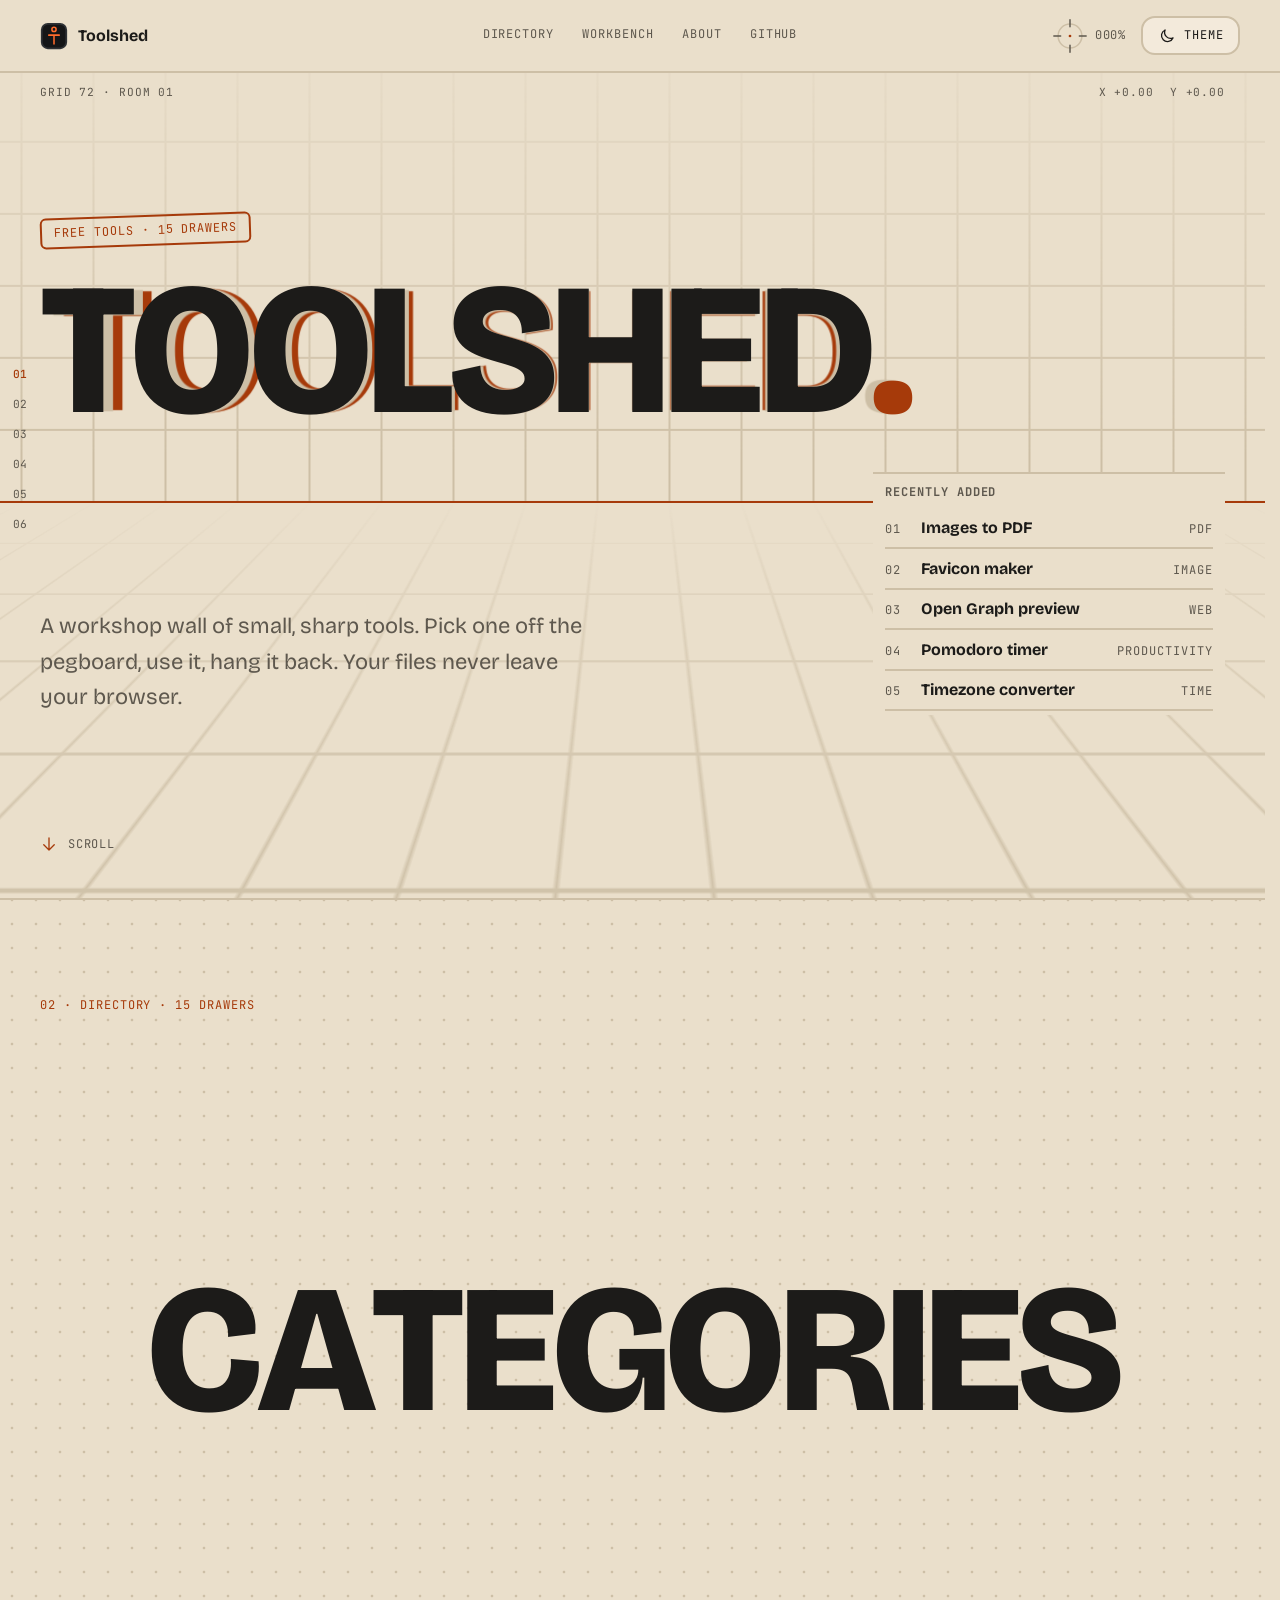
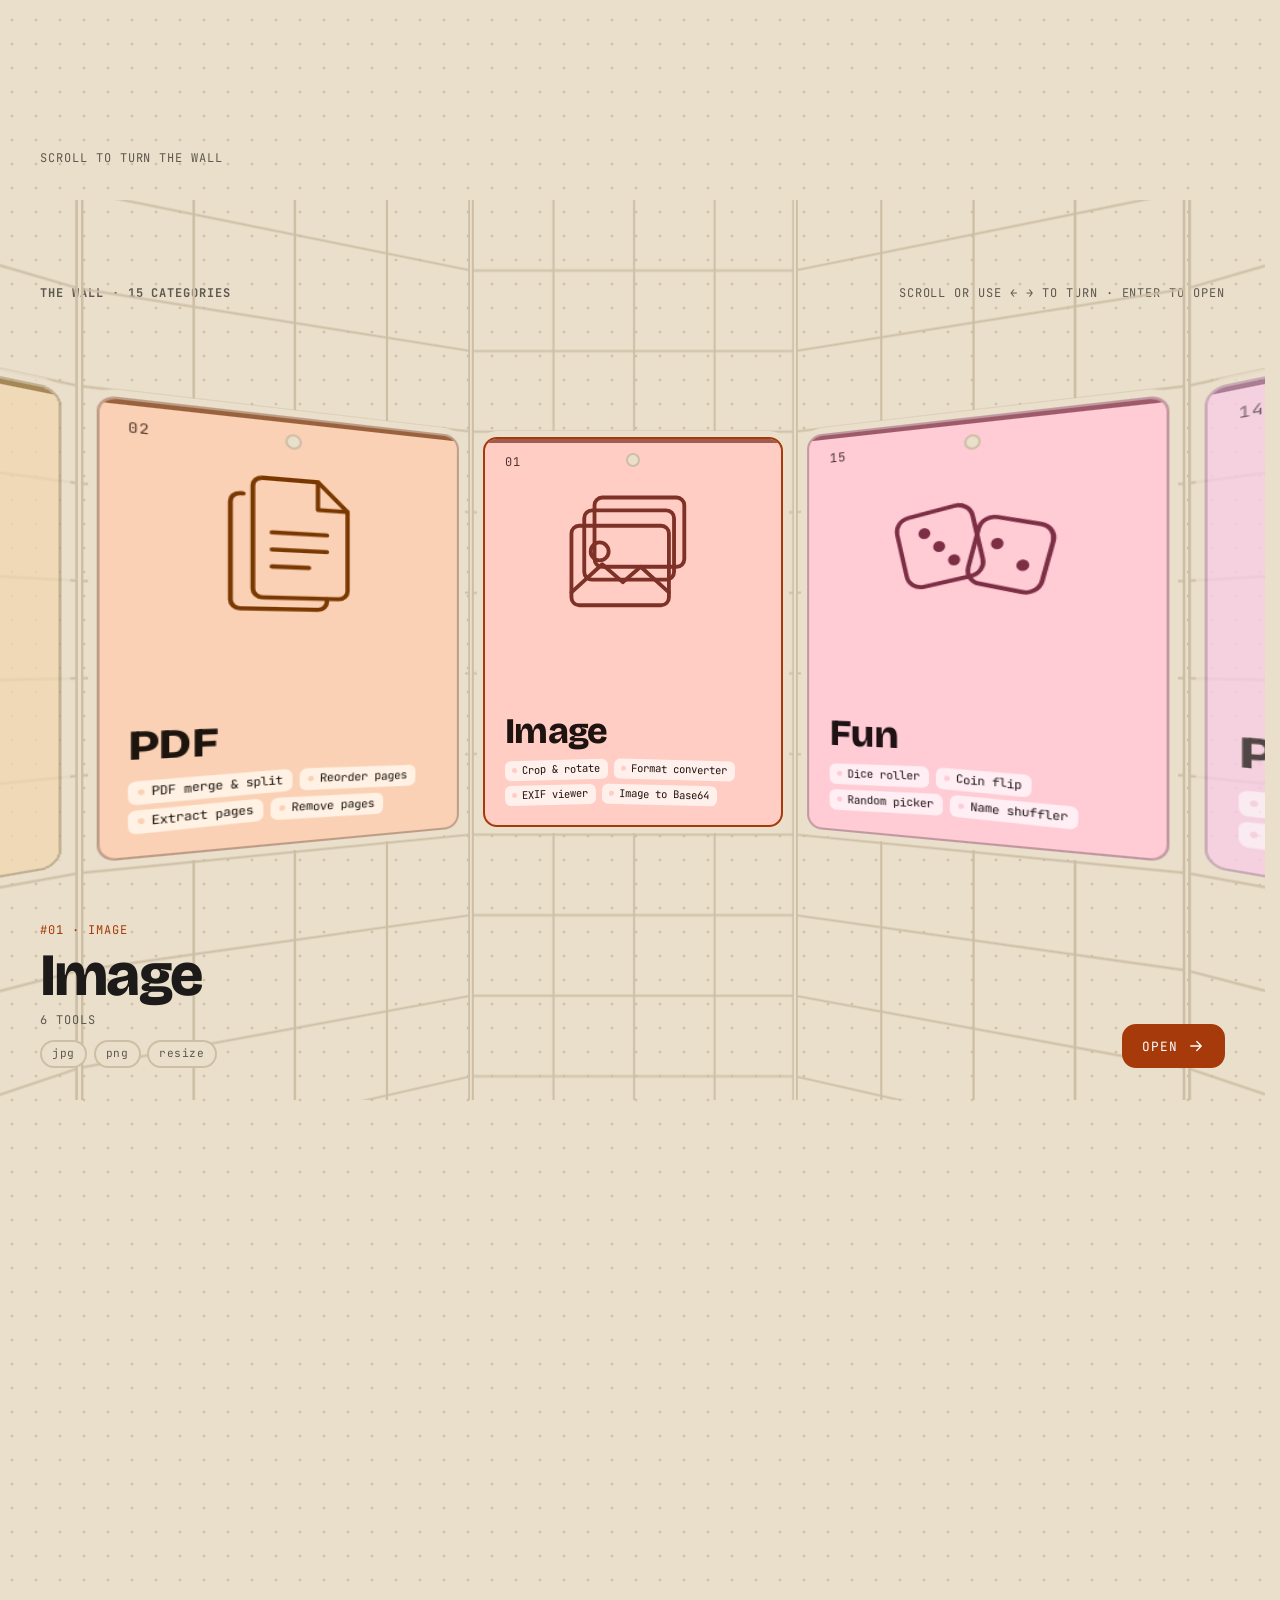
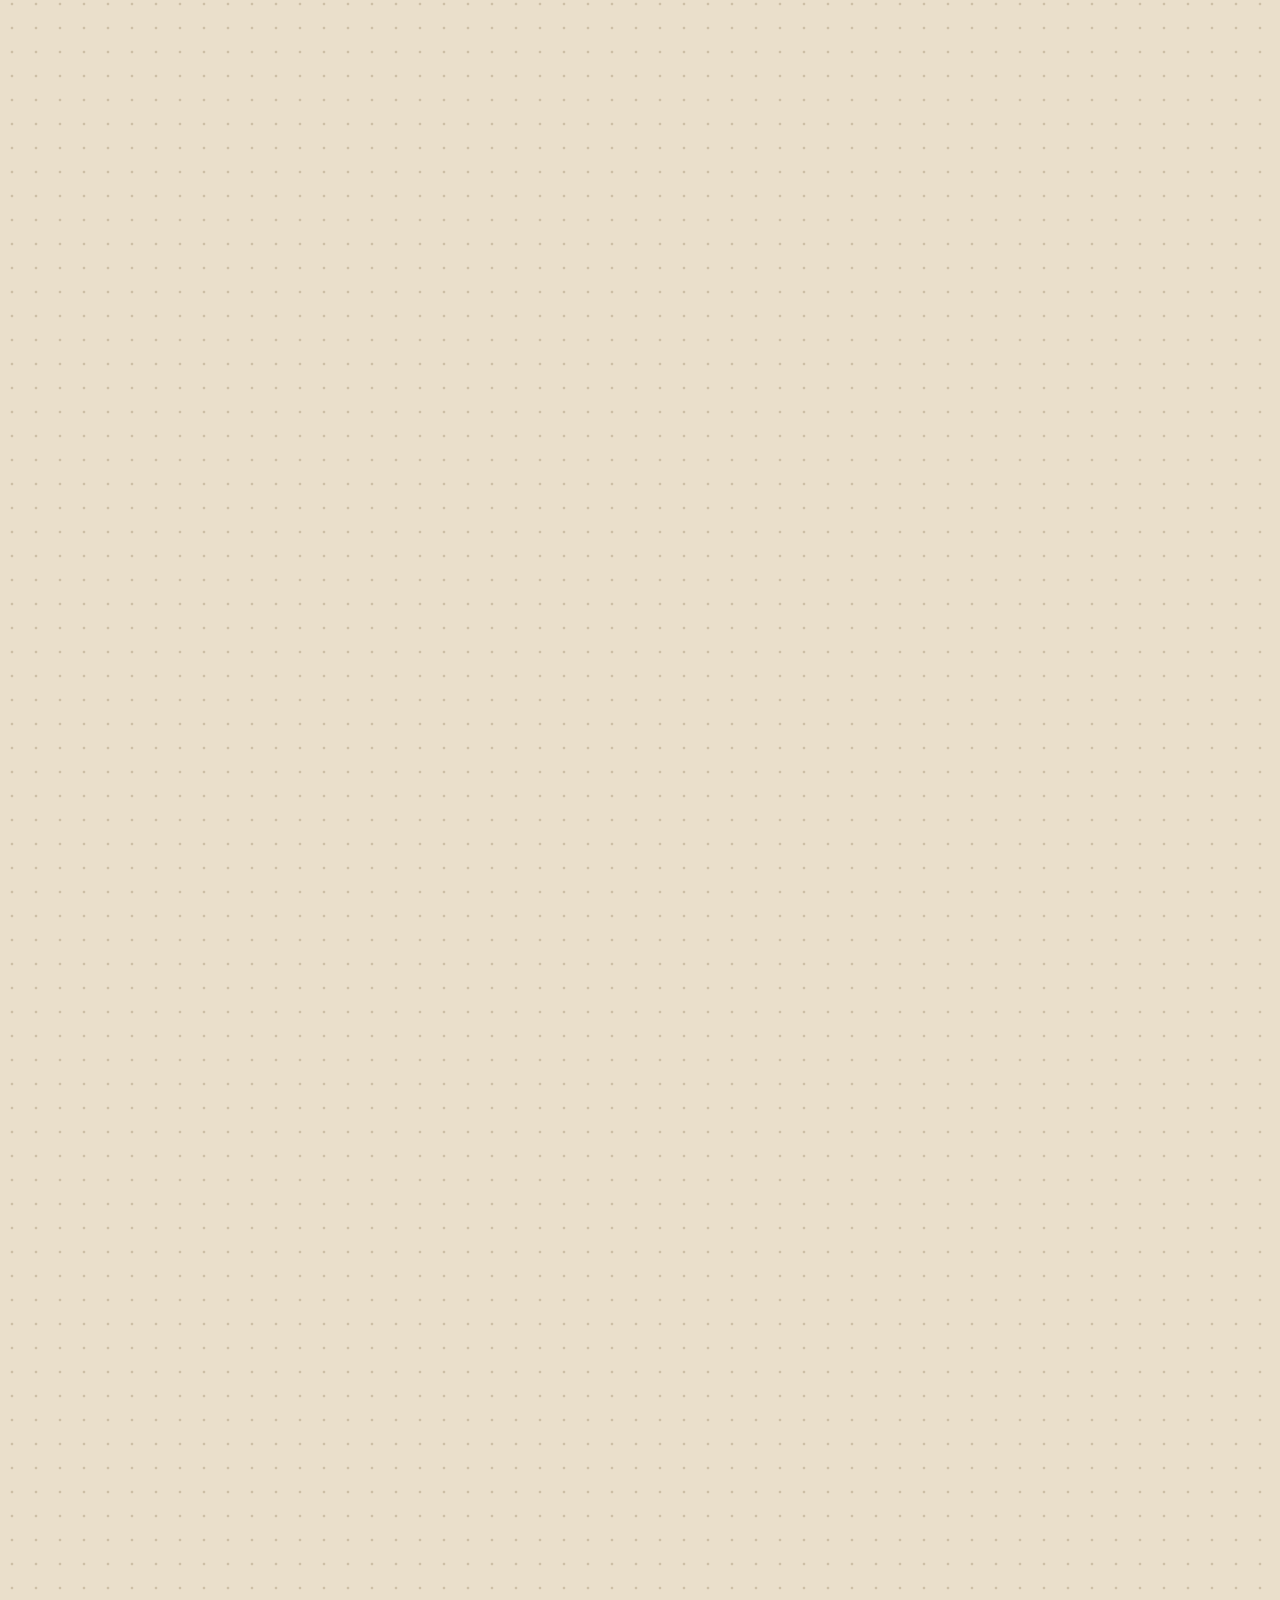
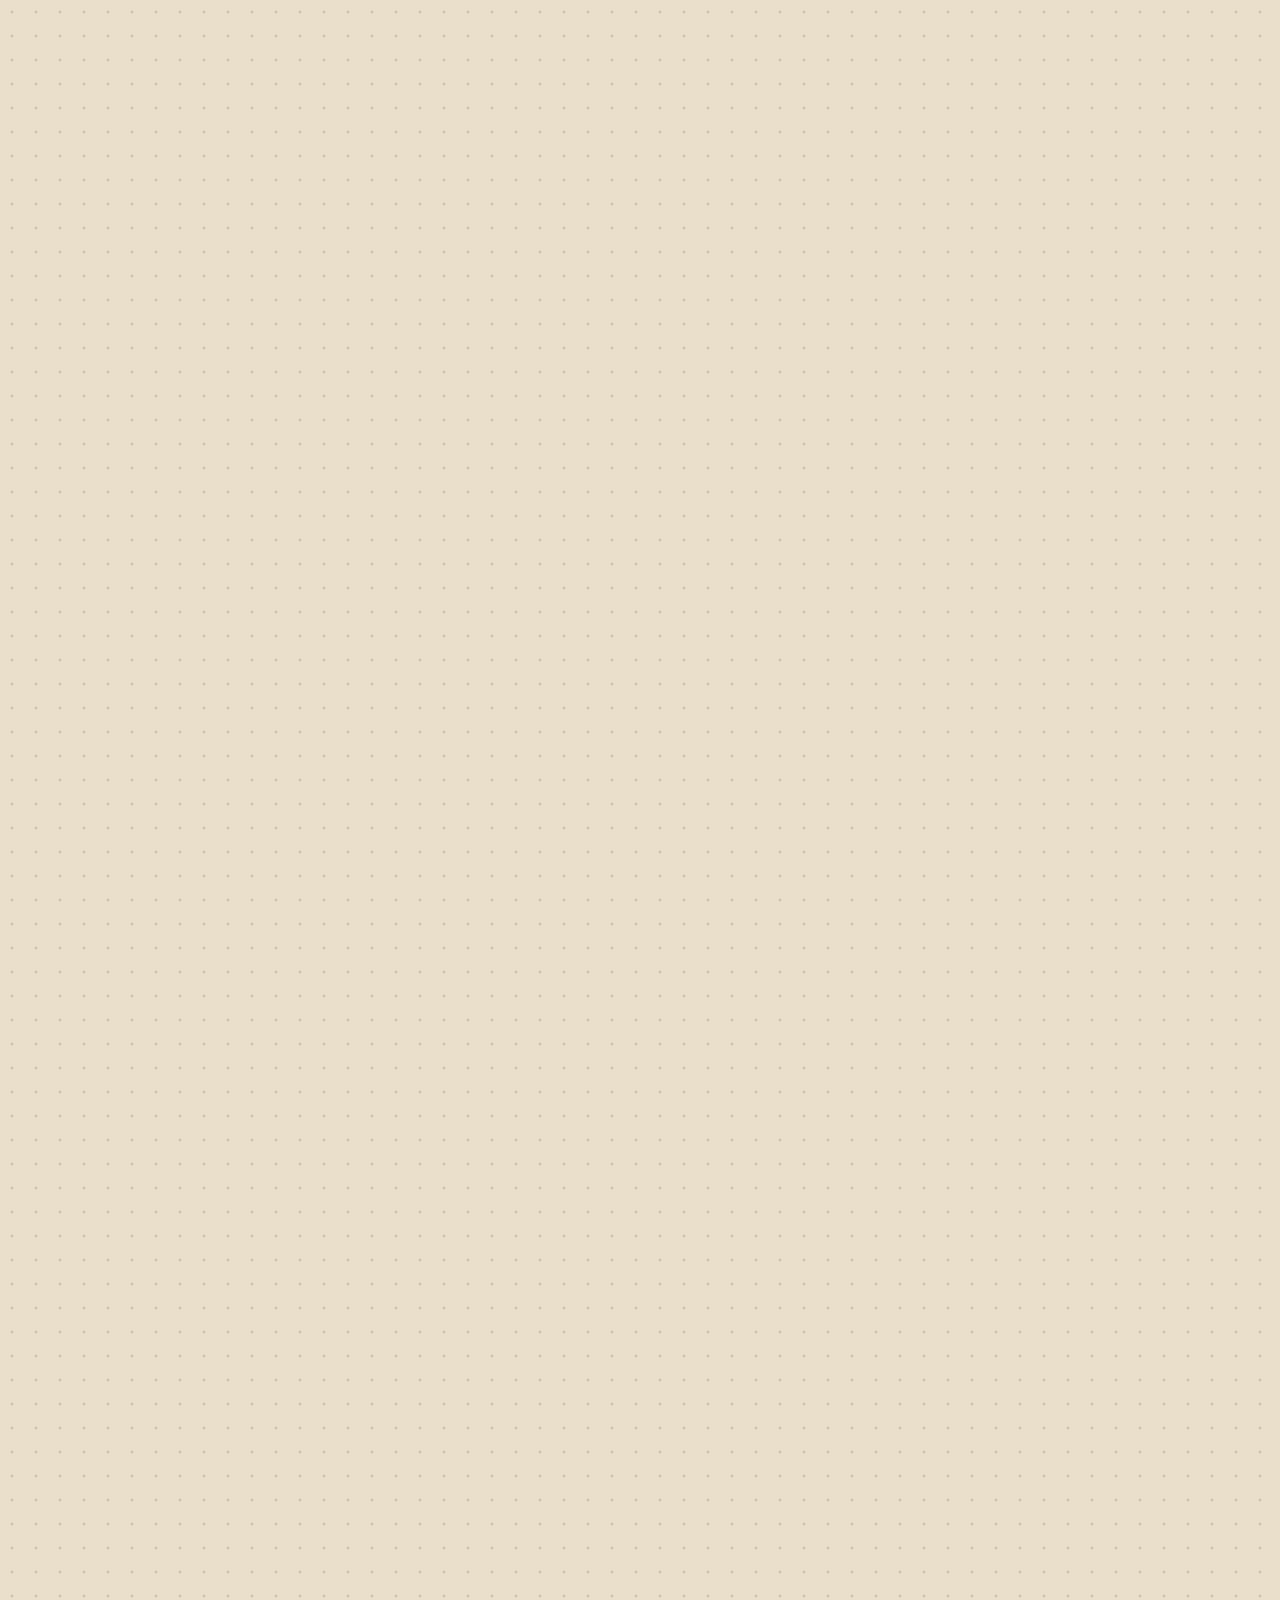
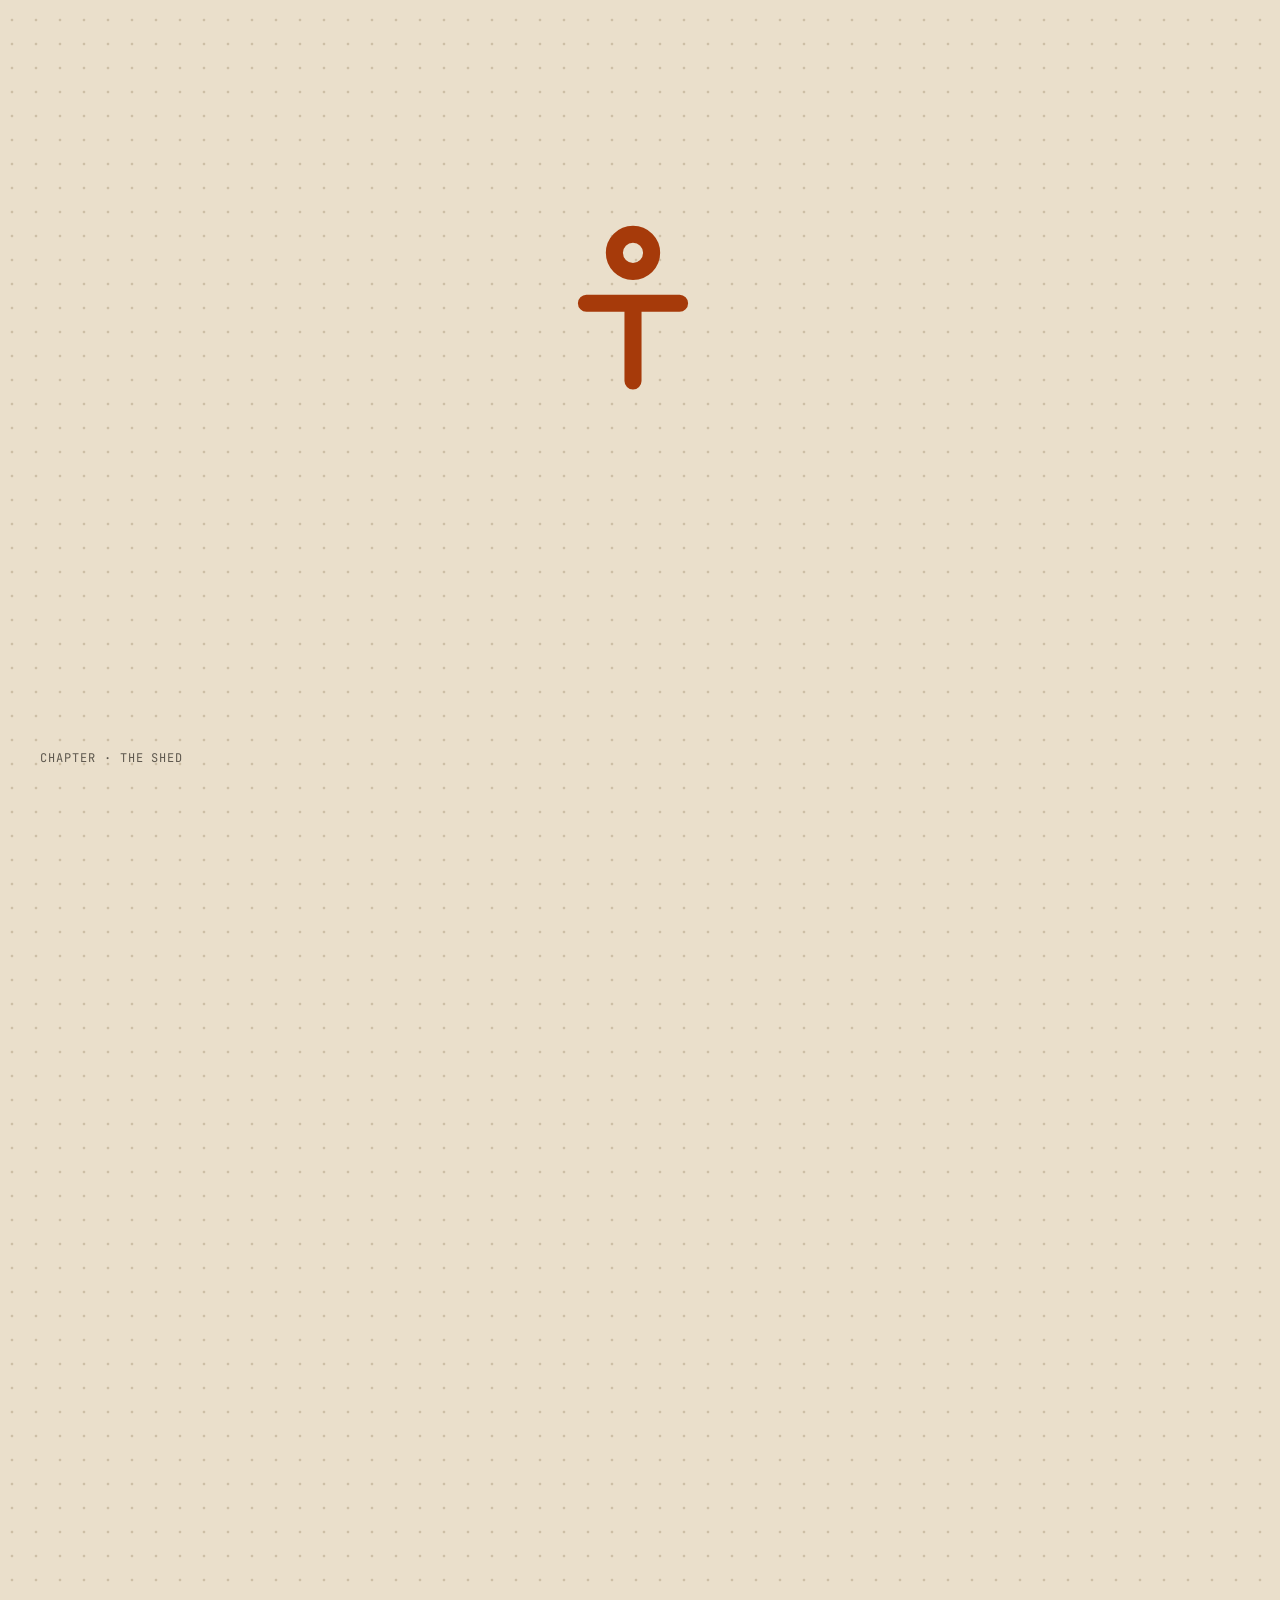
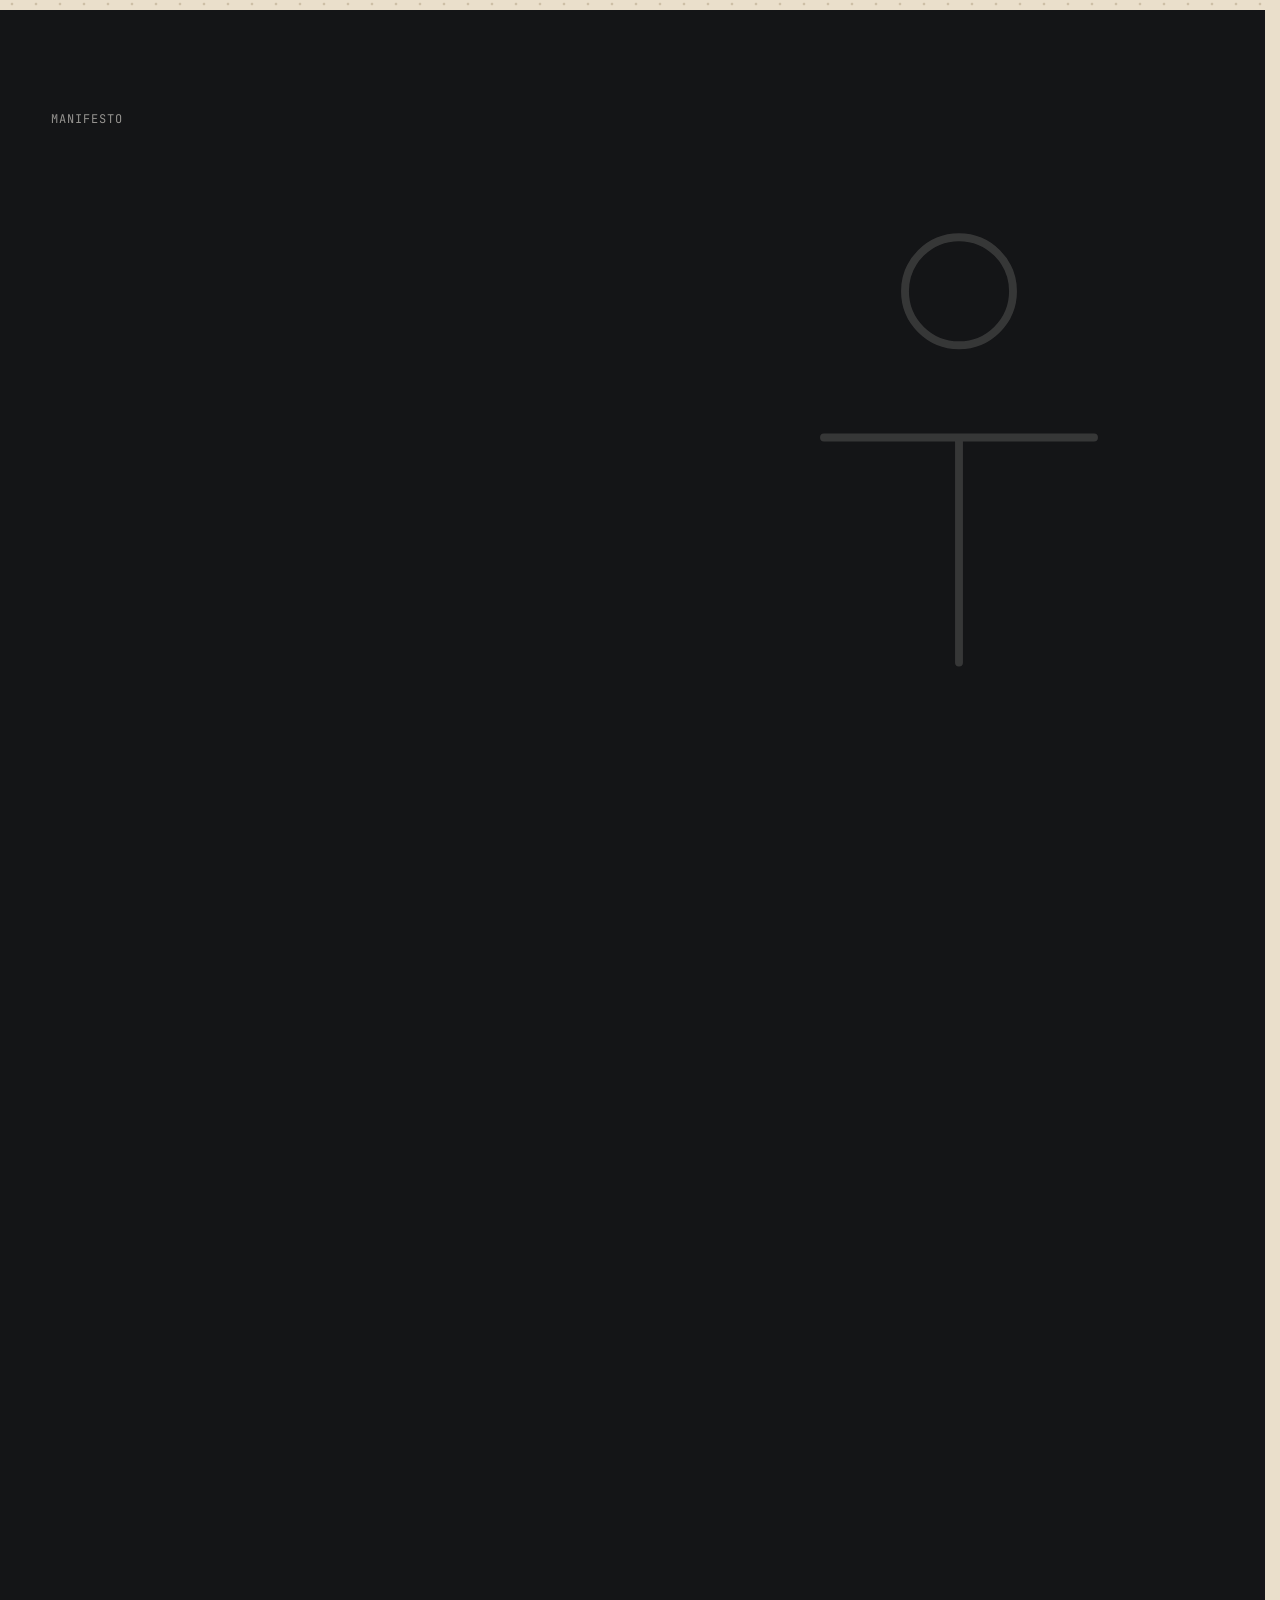
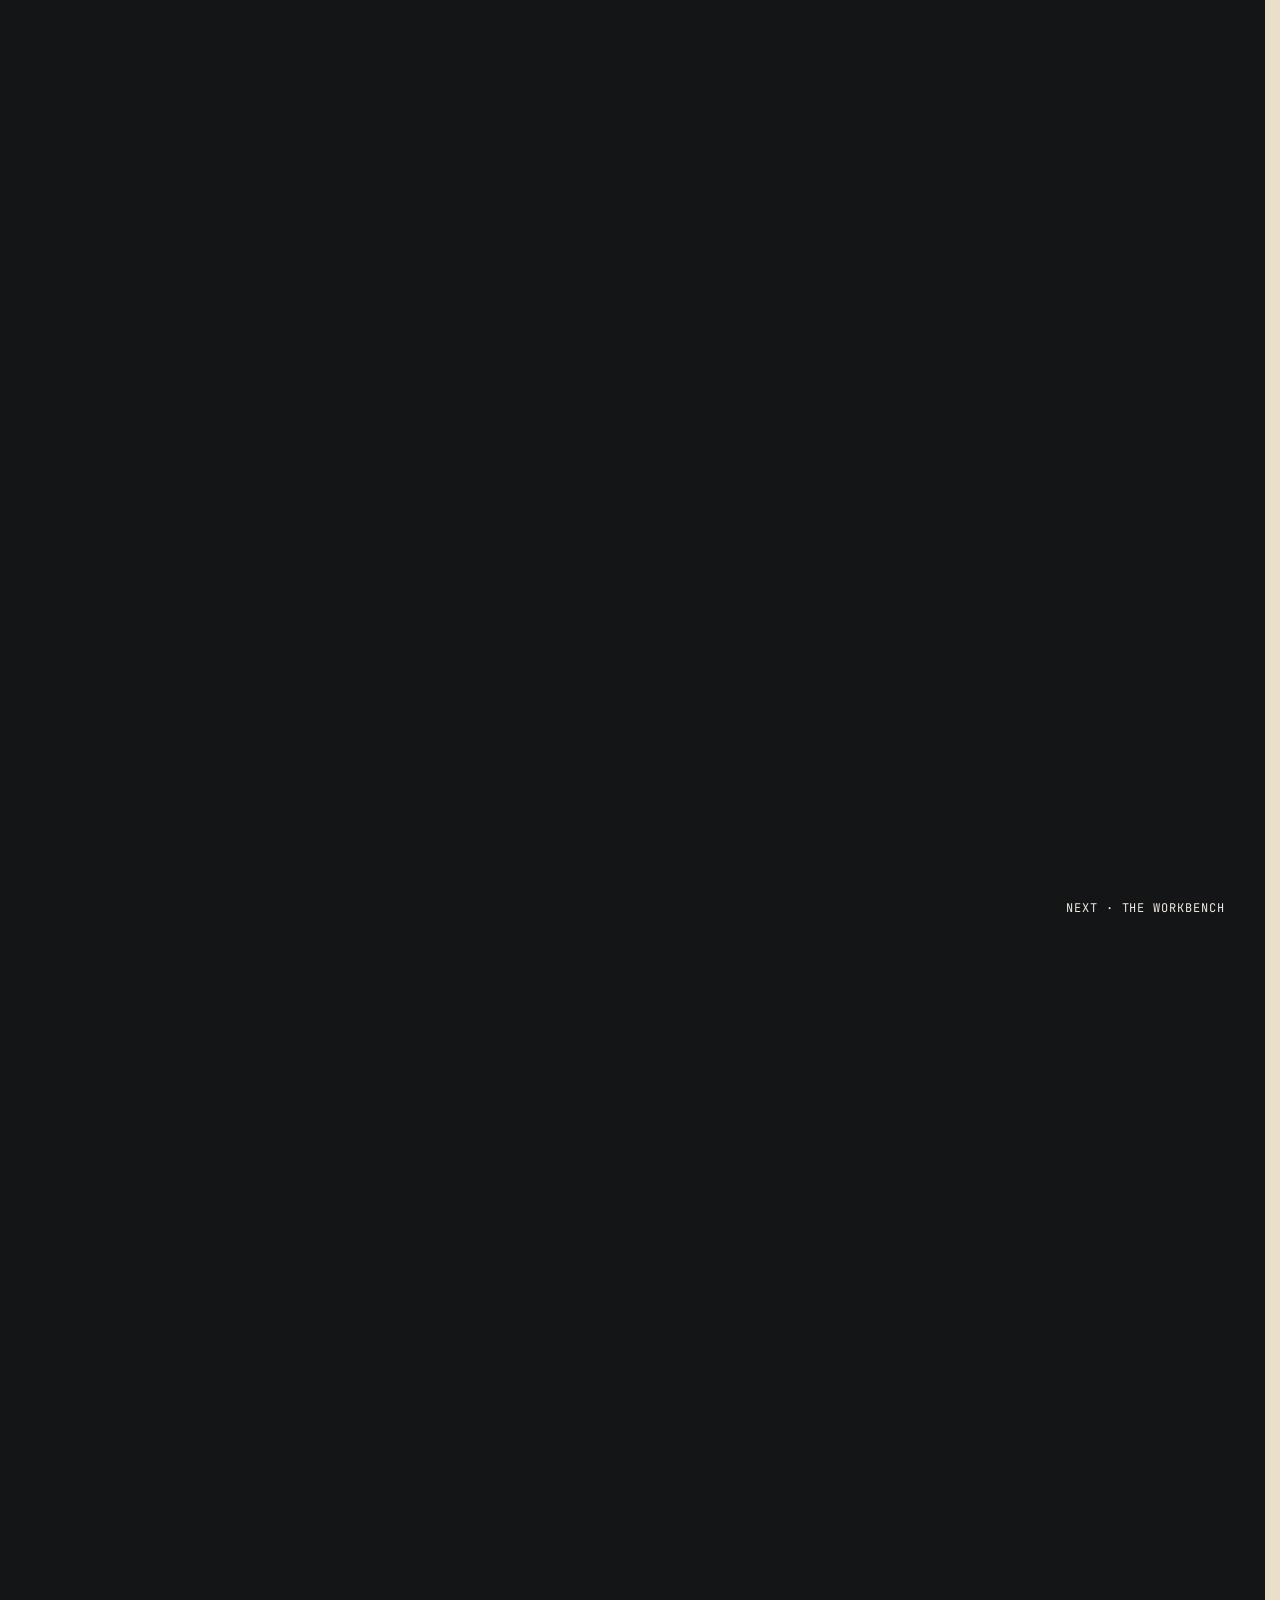
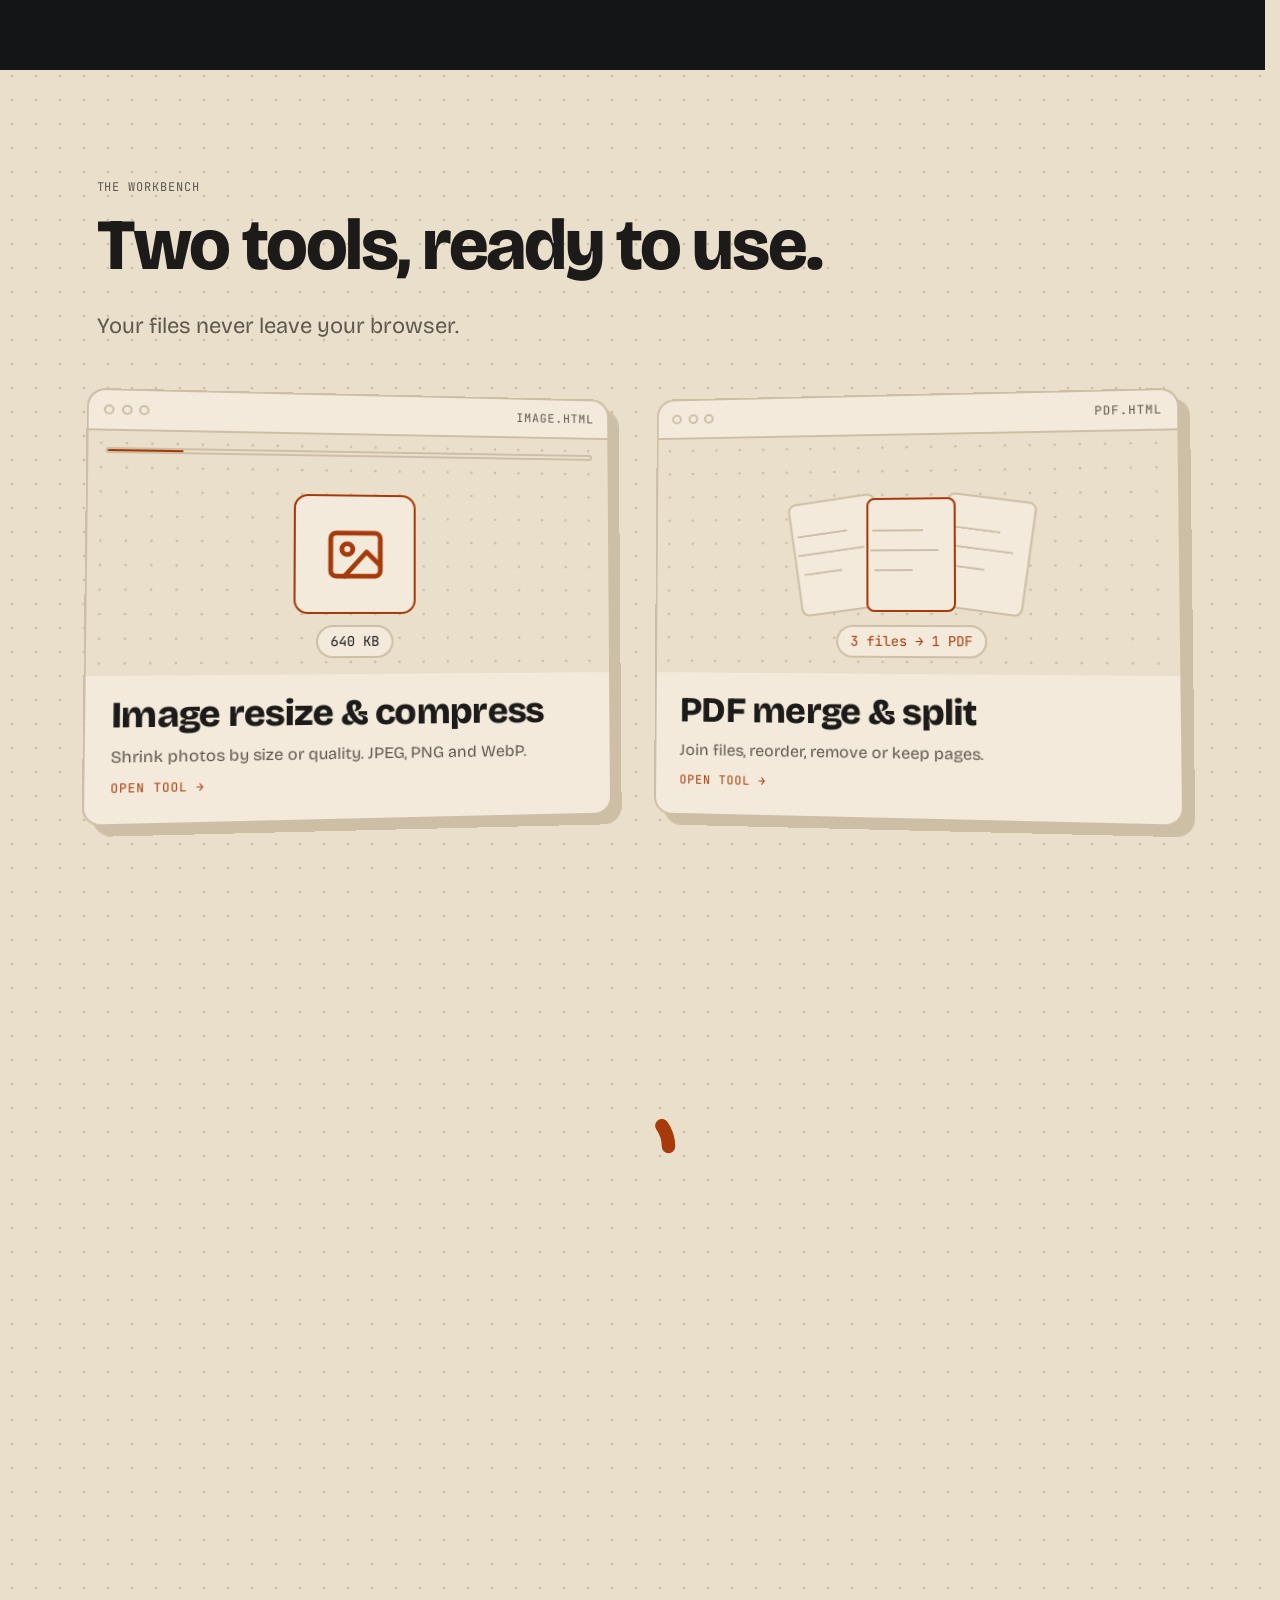
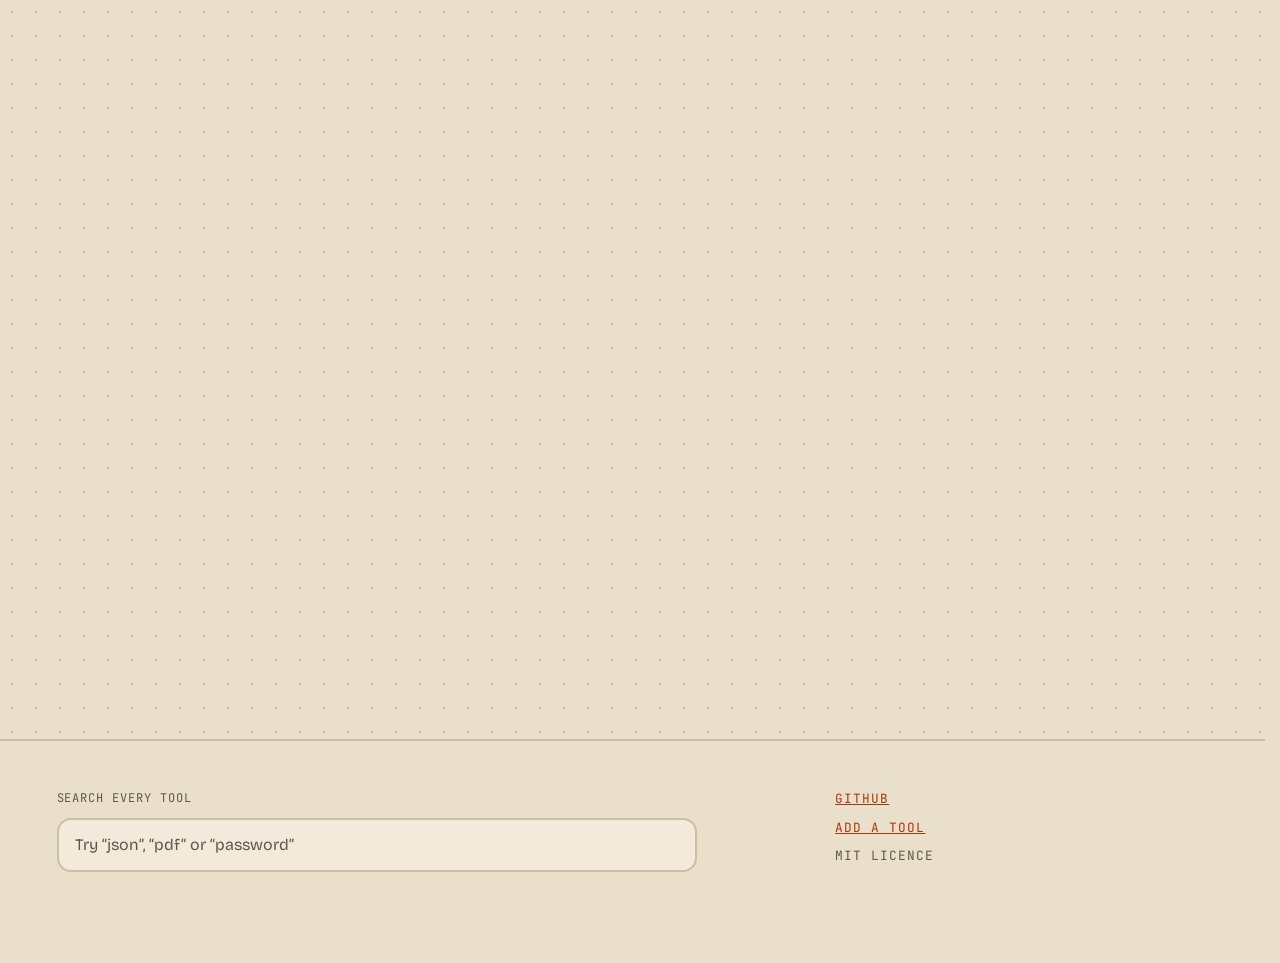
<file: index.html>
<!doctype html>
<html lang="en">
<head>
  <meta charset="utf-8">
  <meta name="viewport" content="width=device-width, initial-scale=1">
  <title>Toolshed</title>
  <meta name="description" content="A workshop wall of free tools. Your files never leave your browser.">
  <meta name="theme-color" content="#141517">
  <meta property="og:title" content="Toolshed">
  <meta property="og:description" content="A workshop wall of free tools. Your files never leave your browser.">
  <meta property="og:type" content="website">
  <link rel="icon" href="assets/favicon.svg" type="image/svg+xml">
  <link rel="preconnect" href="https://fonts.googleapis.com">
  <link rel="preconnect" href="https://fonts.gstatic.com" crossorigin>
  <link rel="stylesheet" href="https://fonts.googleapis.com/css2?family=Bricolage+Grotesque:opsz,wght@12..96,400;12..96,700;12..96,800&amp;family=JetBrains+Mono:wght@400;500&amp;display=swap">
  <link rel="stylesheet" href="assets/css/style.css">
  <link rel="stylesheet" href="assets/css/ring.css">
  <link rel="stylesheet" href="assets/css/site.css">
  <link rel="stylesheet" href="assets/css/hud.css">
  <link rel="stylesheet" href="assets/css/hero.css">
  <link rel="stylesheet" href="assets/css/title.css">
  <link rel="stylesheet" href="assets/css/story.css">
  <script>document.documentElement.classList.add("js")</script>
  <script src="assets/js/theme.js"></script>
  <script src="assets/js/loader.js"></script>
</head>
<body>
  <a class="skip-link" href="#main">Skip to content</a>

  <div class="loader" aria-hidden="true">
    <div class="loader-hole">
      <svg viewBox="0 0 100 100">
        <circle class="loader-ring" cx="50" cy="50" r="38" pathLength="1"/>
        <path class="loader-ticks" d="M50 2v14M50 84v14M2 50h14M84 50h14"/>
      </svg>
    </div>
  </div>

  <header class="site-header has-hud">
    <a class="brand" href="#top" aria-label="Toolshed home">
      <img src="assets/favicon.svg" alt="" width="28" height="28">
      <span>Toolshed</span>
    </a>
    <nav class="hud-nav" aria-label="Primary">
      <a href="#categories">Directory</a>
      <a href="#workbench">Workbench</a>
      <a href="#about">About</a>
      <a href="https://github.com/Abhinav1241/toolshed" rel="noopener">GitHub</a>
    </nav>
    <div class="hud-right">
      <div class="crosshair" aria-hidden="true" data-crosshair>
        <svg viewBox="0 0 40 40">
          <circle class="ch-track" cx="20" cy="20" r="14"/>
          <circle class="ch-progress" cx="20" cy="20" r="14" pathLength="1" transform="rotate(-90 20 20)"/>
          <path class="ch-ticks" d="M20 1v8M20 31v8M1 20h8M31 20h8"/>
          <circle class="ch-dot" cx="20" cy="20" r="1.6"/>
        </svg>
        <span class="ch-pct" data-scroll-pct>000%</span>
      </div>
      <button class="theme-toggle" type="button" data-theme-toggle aria-pressed="false" aria-label="Switch theme">
        <svg class="icon-sun" viewBox="0 0 24 24" aria-hidden="true"><circle cx="12" cy="12" r="4"/><path d="M12 2v2M12 20v2M2 12h2M20 12h2M4.9 4.9l1.4 1.4M17.7 17.7l1.4 1.4M4.9 19.1l1.4-1.4M17.7 6.3l1.4-1.4"/></svg>
        <svg class="icon-moon" viewBox="0 0 24 24" aria-hidden="true"><path d="M20 14.5A8 8 0 0 1 9.5 4a8 8 0 1 0 10.5 10.5z"/></svg>
        <span>Theme</span>
      </button>
    </div>
    <nav class="hud-index" aria-label="Sections" data-hud-index></nav>
  </header>

  <main id="main">
    <section class="intro hero" id="top" data-section="Intro" aria-labelledby="site-title">
      <div class="room" aria-hidden="true">
        <div class="wall"></div>
        <div class="floor"></div>
      </div>
      <p class="coord coord-tl" aria-hidden="true">Grid 72 &middot; Room 01</p>
      <p class="coord coord-tr" aria-hidden="true" data-coord>X +0.00 &nbsp;Y +0.00</p>

      <div class="hero-stage" data-hero>
        <p class="stamp label">Free tools &middot; 15 drawers</p>
        <h1 class="wordmark" id="site-title" data-wordmark>
          <span class="sr-only">Toolshed</span>
          <span class="slab" aria-hidden="true" data-t="T" style="--k:0"><span class="face">T</span></span><span class="slab" aria-hidden="true" data-t="O" style="--k:1"><span class="face">O</span></span><span class="slab" aria-hidden="true" data-t="O" style="--k:2"><span class="face">O</span></span><span class="slab" aria-hidden="true" data-t="L" style="--k:3"><span class="face">L</span></span><span class="slab" aria-hidden="true" data-t="S" style="--k:4"><span class="face">S</span></span><span class="slab" aria-hidden="true" data-t="H" style="--k:5"><span class="face">H</span></span><span class="slab" aria-hidden="true" data-t="E" style="--k:6"><span class="face">E</span></span><span class="slab" aria-hidden="true" data-t="D" style="--k:7"><span class="face">D</span></span><span class="slab slab-dot" aria-hidden="true" data-t="." style="--k:8"><span class="face">.</span></span>
        </h1>
        <div class="hero-row">
          <p class="pitch">A workshop wall of small, sharp tools. Pick one off the pegboard, use it, hang it back. Your files never leave your browser.</p>
          <aside class="recent" aria-labelledby="recent-title">
            <h2 class="label recent-title" id="recent-title">Recently added</h2>
            <ol class="recent-list" data-recent>
              <li><a href="tools/tool.html?id=images-to-pdf"><span class="label n">01</span><span class="name">Images to PDF</span><span class="label cat">PDF</span></a></li>
              <li><a href="tools/tool.html?id=favicon-maker"><span class="label n">02</span><span class="name">Favicon maker</span><span class="label cat">Image</span></a></li>
              <li><a href="tools/tool.html?id=open-graph-preview"><span class="label n">03</span><span class="name">Open Graph preview</span><span class="label cat">Web</span></a></li>
              <li><a href="tools/tool.html?id=pomodoro-timer"><span class="label n">04</span><span class="name">Pomodoro timer</span><span class="label cat">Productivity</span></a></li>
              <li><a href="tools/tool.html?id=timezone-converter"><span class="label n">05</span><span class="name">Timezone converter</span><span class="label cat">Time</span></a></li>
            </ol>
          </aside>
        </div>
      </div>

      <p class="scroll-hint label">
        <svg viewBox="0 0 24 24" aria-hidden="true"><path d="M12 4v16M5 13l7 7 7-7"/></svg>
        Scroll
      </p>
    </section>

    <section class="title-break" aria-hidden="true" data-title-break>
      <div class="tb-stage">
        <p class="label tb-label">02 &middot; Directory &middot; 15 drawers</p>
        <p class="tb-word"><span class="tl" style="--dx:-34vw;--dy:-7vh;--dz:520px;--rx:-24deg;--ry:18deg">C</span><span class="tl" style="--dx:-27vw;--dy:5vh;--dz:330px;--rx:18deg;--ry:-12deg">A</span><span class="tl" style="--dx:-20vw;--dy:-4vh;--dz:610px;--rx:-14deg;--ry:10deg">T</span><span class="tl" style="--dx:-12vw;--dy:8vh;--dz:260px;--rx:22deg;--ry:-20deg">E</span><span class="tl" style="--dx:-4vw;--dy:-8vh;--dz:470px;--rx:-10deg;--ry:14deg">G</span><span class="tl" style="--dx:4vw;--dy:7vh;--dz:560px;--rx:16deg;--ry:-16deg">O</span><span class="tl" style="--dx:12vw;--dy:-5vh;--dz:300px;--rx:-20deg;--ry:12deg">R</span><span class="tl" style="--dx:20vw;--dy:6vh;--dz:640px;--rx:12deg;--ry:-10deg">I</span><span class="tl" style="--dx:27vw;--dy:-7vh;--dz:380px;--rx:-16deg;--ry:20deg">E</span><span class="tl" style="--dx:34vw;--dy:4vh;--dz:500px;--rx:20deg;--ry:-14deg">S</span></p>
        <p class="label tb-hint">Scroll to turn the wall</p>
      </div>
    </section>

    <section class="ring-section" id="categories" data-section="Directory" data-ring-section aria-labelledby="ring-title">
      <div class="ring-stage">
        <div class="ring-head">
          <h2 class="ring-title label" id="ring-title">The wall &middot; 15 categories</h2>
          <p class="ring-hint label" aria-hidden="true">Scroll or use &larr; &rarr; to turn &middot; Enter to open</p>
        </div>
        <ol class="ring" data-ring aria-label="Categories">
        <li class="panel-item" style="--i:0;--hue:30">
          <button class="panel" type="button" data-category="image" data-count="6">
            <span class="panel-hole" aria-hidden="true"></span>
            <span class="panel-stripe" aria-hidden="true"></span>
            <span class="label panel-num" aria-hidden="true">01</span>
            <span class="panel-art" aria-hidden="true"><svg viewBox="0 0 120 120"><rect x="30" y="16" width="70" height="54" rx="6"/><rect x="22" y="26" width="70" height="54" rx="6"/><rect x="12" y="38" width="76" height="62" rx="6"/><circle cx="34" cy="58" r="7"/><path d="M12 90l24-22 16 14 14-12 22 20"/></svg></span>
            <span class="panel-name">Image</span>
            <span class="panel-tags" aria-hidden="true"><span>Crop &amp; rotate</span><span>Format converter</span><span>EXIF viewer</span><span>Image to Base64</span></span>
            <span class="panel-extra">
              <span class="label panel-count">6 tools</span>
              <span class="panel-samples">Image resize &amp; compress · Crop &amp; rotate · Format converter</span>
            </span>
          </button>
        </li>
        <li class="panel-item" style="--i:1;--hue:54">
          <button class="panel" type="button" data-category="pdf" data-count="5">
            <span class="panel-hole" aria-hidden="true"></span>
            <span class="panel-stripe" aria-hidden="true"></span>
            <span class="label panel-num" aria-hidden="true">02</span>
            <span class="panel-art" aria-hidden="true"><svg viewBox="0 0 120 120"><path d="M40 14h36l20 20v58a6 6 0 0 1-6 6H40a6 6 0 0 1-6-6V20a6 6 0 0 1 6-6z"/><path d="M76 14v20h20"/><path d="M28 26h-2a6 6 0 0 0-6 6v68a6 6 0 0 0 6 6h50a6 6 0 0 0 6-6v-2"/><path d="M46 52h36M46 64h36M46 76h24"/></svg></span>
            <span class="panel-name">PDF</span>
            <span class="panel-tags" aria-hidden="true"><span>PDF merge &amp; split</span><span>Reorder pages</span><span>Extract pages</span><span>Remove pages</span></span>
            <span class="panel-extra">
              <span class="label panel-count">5 tools</span>
              <span class="panel-samples">PDF merge &amp; split · Reorder pages · Extract pages</span>
            </span>
          </button>
        </li>
        <li class="panel-item" style="--i:2;--hue:78">
          <button class="panel" type="button" data-category="text" data-count="5">
            <span class="panel-hole" aria-hidden="true"></span>
            <span class="panel-stripe" aria-hidden="true"></span>
            <span class="label panel-num" aria-hidden="true">03</span>
            <span class="panel-art" aria-hidden="true"><svg viewBox="0 0 120 120"><path d="M14 30h62M14 46h82M14 62h50M14 78h74M14 94h40"/><path d="M88 58v40M80 58h16M80 98h16"/></svg></span>
            <span class="panel-name">Text</span>
            <span class="panel-tags" aria-hidden="true"><span>Word counter</span><span>Case converter</span><span>Diff checker</span></span>
            <span class="panel-extra">
              <span class="label panel-count">5 tools</span>
              <span class="panel-samples">Word counter · Case converter · Diff checker</span>
            </span>
          </button>
        </li>
        <li class="panel-item" style="--i:3;--hue:102">
          <button class="panel" type="button" data-category="developer" data-count="6">
            <span class="panel-hole" aria-hidden="true"></span>
            <span class="panel-stripe" aria-hidden="true"></span>
            <span class="label panel-num" aria-hidden="true">04</span>
            <span class="panel-art" aria-hidden="true"><svg viewBox="0 0 120 120"><rect x="10" y="18" width="100" height="84" rx="8"/><path d="M10 36h100"/><circle cx="22" cy="27" r="2.5"/><circle cx="32" cy="27" r="2.5"/><circle cx="42" cy="27" r="2.5"/><path d="M44 56L30 70l14 14M76 56l14 14-14 14M66 50L54 90"/></svg></span>
            <span class="panel-name">Developer</span>
            <span class="panel-tags" aria-hidden="true"><span>JSON formatter</span><span>Regex tester</span><span>Cron explainer</span><span>JWT decoder</span></span>
            <span class="panel-extra">
              <span class="label panel-count">6 tools</span>
              <span class="panel-samples">JSON formatter · Regex tester · Cron explainer</span>
            </span>
          </button>
        </li>
        <li class="panel-item" style="--i:4;--hue:126">
          <button class="panel" type="button" data-category="data" data-count="4">
            <span class="panel-hole" aria-hidden="true"></span>
            <span class="panel-stripe" aria-hidden="true"></span>
            <span class="label panel-num" aria-hidden="true">05</span>
            <span class="panel-art" aria-hidden="true"><svg viewBox="0 0 120 120"><rect x="12" y="20" width="96" height="80" rx="6"/><path d="M12 40h96M12 60h96M12 80h96M44 20v80M76 20v80"/><path d="M20 30h16M52 30h16M84 30h16"/></svg></span>
            <span class="panel-name">Data</span>
            <span class="panel-tags" aria-hidden="true"><span>CSV to JSON</span><span>JSON to CSV</span><span>YAML to JSON</span><span>Table sorter</span></span>
            <span class="panel-extra">
              <span class="label panel-count">4 tools</span>
              <span class="panel-samples">CSV to JSON · JSON to CSV · YAML to JSON</span>
            </span>
          </button>
        </li>
        <li class="panel-item" style="--i:5;--hue:150">
          <button class="panel" type="button" data-category="colour" data-count="4">
            <span class="panel-hole" aria-hidden="true"></span>
            <span class="panel-stripe" aria-hidden="true"></span>
            <span class="label panel-num" aria-hidden="true">06</span>
            <span class="panel-art" aria-hidden="true"><svg viewBox="0 0 120 120"><circle cx="38" cy="96" r="6"/><rect x="30" y="16" width="20" height="80" rx="6" transform="rotate(-32 40 96)"/><rect x="30" y="16" width="20" height="80" rx="6" transform="rotate(-6 40 96)"/><rect x="30" y="16" width="20" height="80" rx="6" transform="rotate(20 40 96)"/><path d="M80 30a10 10 0 1 0 0.01 0"/></svg></span>
            <span class="panel-name">Colour</span>
            <span class="panel-tags" aria-hidden="true"><span>Palette maker</span><span>Contrast checker</span><span>Gradient picker</span><span>Colour converter</span></span>
            <span class="panel-extra">
              <span class="label panel-count">4 tools</span>
              <span class="panel-samples">Palette maker · Contrast checker · Gradient picker</span>
            </span>
          </button>
        </li>
        <li class="panel-item" style="--i:6;--hue:174">
          <button class="panel" type="button" data-category="calculators" data-count="4">
            <span class="panel-hole" aria-hidden="true"></span>
            <span class="panel-stripe" aria-hidden="true"></span>
            <span class="label panel-num" aria-hidden="true">07</span>
            <span class="panel-art" aria-hidden="true"><svg viewBox="0 0 120 120"><rect x="26" y="10" width="68" height="100" rx="10"/><rect x="36" y="20" width="48" height="20" rx="4"/><path d="M70 30h6"/><rect x="36" y="50" width="12" height="12" rx="3"/><rect x="54" y="50" width="12" height="12" rx="3"/><rect x="72" y="50" width="12" height="12" rx="3"/><rect x="36" y="68" width="12" height="12" rx="3"/><rect x="54" y="68" width="12" height="12" rx="3"/><rect x="72" y="68" width="12" height="12" rx="3"/><rect x="36" y="86" width="30" height="12" rx="3"/><rect x="72" y="86" width="12" height="12" rx="3"/></svg></span>
            <span class="panel-name">Calculators</span>
            <span class="panel-tags" aria-hidden="true"><span>Tip splitter</span><span>Loan calculator</span><span>BMI calculator</span></span>
            <span class="panel-extra">
              <span class="label panel-count">4 tools</span>
              <span class="panel-samples">Percentage calculator · Tip splitter · Loan calculator</span>
            </span>
          </button>
        </li>
        <li class="panel-item" style="--i:7;--hue:198">
          <button class="panel" type="button" data-category="converters" data-count="4">
            <span class="panel-hole" aria-hidden="true"></span>
            <span class="panel-stripe" aria-hidden="true"></span>
            <span class="label panel-num" aria-hidden="true">08</span>
            <span class="panel-art" aria-hidden="true"><svg viewBox="0 0 120 120"><rect x="10" y="74" width="100" height="26" rx="4"/><path d="M22 74v10M34 74v6M46 74v10M58 74v6M70 74v10M82 74v6M94 74v10"/><path d="M26 30h64l-12-12M94 50H30l12 12"/></svg></span>
            <span class="panel-name">Converters</span>
            <span class="panel-tags" aria-hidden="true"><span>Unit converter</span><span>Number bases</span><span>Roman numerals</span></span>
            <span class="panel-extra">
              <span class="label panel-count">4 tools</span>
              <span class="panel-samples">Unit converter · Temperature converter · Number bases</span>
            </span>
          </button>
        </li>
        <li class="panel-item" style="--i:8;--hue:222">
          <button class="panel" type="button" data-category="time" data-count="4">
            <span class="panel-hole" aria-hidden="true"></span>
            <span class="panel-stripe" aria-hidden="true"></span>
            <span class="label panel-num" aria-hidden="true">09</span>
            <span class="panel-art" aria-hidden="true"><svg viewBox="0 0 120 120"><circle cx="60" cy="66" r="40"/><path d="M52 14h16M60 14v12M92 30l8-8"/><path d="M60 66V42M60 66l16 10"/><circle cx="60" cy="66" r="3"/><path d="M60 30v4M96 66h-4M60 102v-4M24 66h4"/></svg></span>
            <span class="panel-name">Time</span>
            <span class="panel-tags" aria-hidden="true"><span>Timezone converter</span><span>Date difference</span><span>Countdown timer</span><span>Unix timestamp</span></span>
            <span class="panel-extra">
              <span class="label panel-count">4 tools</span>
              <span class="panel-samples">Timezone converter · Date difference · Countdown timer</span>
            </span>
          </button>
        </li>
        <li class="panel-item" style="--i:9;--hue:246">
          <button class="panel" type="button" data-category="security" data-count="4">
            <span class="panel-hole" aria-hidden="true"></span>
            <span class="panel-stripe" aria-hidden="true"></span>
            <span class="label panel-num" aria-hidden="true">10</span>
            <span class="panel-art" aria-hidden="true"><svg viewBox="0 0 120 120"><path d="M38 52V38a22 22 0 0 1 44 0v14"/><rect x="24" y="52" width="72" height="56" rx="8"/><circle cx="60" cy="74" r="7"/><path d="M60 81v12"/></svg></span>
            <span class="panel-name">Security</span>
            <span class="panel-tags" aria-hidden="true"><span>Password generator</span><span>Hash generator</span><span>Passphrase maker</span><span>Password strength</span></span>
            <span class="panel-extra">
              <span class="label panel-count">4 tools</span>
              <span class="panel-samples">Password generator · Hash generator · Passphrase maker</span>
            </span>
          </button>
        </li>
        <li class="panel-item" style="--i:10;--hue:270">
          <button class="panel" type="button" data-category="encoding" data-count="4">
            <span class="panel-hole" aria-hidden="true"></span>
            <span class="panel-stripe" aria-hidden="true"></span>
            <span class="label panel-num" aria-hidden="true">11</span>
            <span class="panel-art" aria-hidden="true"><svg viewBox="0 0 120 120"><path d="M14 26h10M34 26h24M68 26h10M88 26h18"/><path d="M14 50h24M48 50h10M68 50h24M102 50h4"/><path d="M14 74h10M34 74h10M54 74h24M88 74h18"/><path d="M30 96l-10 8 10 8M90 96l10 8-10 8M54 112l12-16"/></svg></span>
            <span class="panel-name">Encoding</span>
            <span class="panel-tags" aria-hidden="true"><span>Base64</span><span>URL encode &amp; decode</span><span>HTML entities</span><span>Morse code</span></span>
            <span class="panel-extra">
              <span class="label panel-count">4 tools</span>
              <span class="panel-samples">Base64 · URL encode &amp; decode · HTML entities</span>
            </span>
          </button>
        </li>
        <li class="panel-item" style="--i:11;--hue:294">
          <button class="panel" type="button" data-category="math" data-count="4">
            <span class="panel-hole" aria-hidden="true"></span>
            <span class="panel-stripe" aria-hidden="true"></span>
            <span class="label panel-num" aria-hidden="true">12</span>
            <span class="panel-art" aria-hidden="true"><svg viewBox="0 0 120 120"><rect x="10" y="10" width="100" height="100" rx="10"/><path d="M60 10v100M10 60h100"/><path d="M35 22v26M22 35h26M72 35h26M76 72l18 18M94 72L76 90M22 85h26"/><circle cx="35" cy="75" r="2.5"/><circle cx="35" cy="95" r="2.5"/></svg></span>
            <span class="panel-name">Math</span>
            <span class="panel-tags" aria-hidden="true"><span>Fractions</span><span>Prime checker</span><span>Statistics</span><span>Number to words</span></span>
            <span class="panel-extra">
              <span class="label panel-count">4 tools</span>
              <span class="panel-samples">Fractions · Prime checker · Statistics</span>
            </span>
          </button>
        </li>
        <li class="panel-item" style="--i:12;--hue:318">
          <button class="panel" type="button" data-category="web" data-count="4">
            <span class="panel-hole" aria-hidden="true"></span>
            <span class="panel-stripe" aria-hidden="true"></span>
            <span class="label panel-num" aria-hidden="true">13</span>
            <span class="panel-art" aria-hidden="true"><svg viewBox="0 0 120 120"><circle cx="56" cy="56" r="42"/><ellipse cx="56" cy="56" rx="18" ry="42"/><path d="M14 56h84M20 34h72M20 78h72"/><path d="M84 80l22 8-10 4-4 10z"/></svg></span>
            <span class="panel-name">Web</span>
            <span class="panel-tags" aria-hidden="true"><span>Meta tag builder</span><span>Slugify</span><span>UTM builder</span><span>Open Graph preview</span></span>
            <span class="panel-extra">
              <span class="label panel-count">4 tools</span>
              <span class="panel-samples">Meta tag builder · Slugify · UTM builder</span>
            </span>
          </button>
        </li>
        <li class="panel-item" style="--i:13;--hue:342">
          <button class="panel" type="button" data-category="productivity" data-count="4">
            <span class="panel-hole" aria-hidden="true"></span>
            <span class="panel-stripe" aria-hidden="true"></span>
            <span class="label panel-num" aria-hidden="true">14</span>
            <span class="panel-art" aria-hidden="true"><svg viewBox="0 0 120 120"><rect x="22" y="16" width="76" height="94" rx="8"/><rect x="44" y="10" width="32" height="14" rx="4"/><rect x="34" y="40" width="12" height="12" rx="2"/><path d="M36 46l3 3 6-7M54 46h32"/><rect x="34" y="62" width="12" height="12" rx="2"/><path d="M36 68l3 3 6-7M54 68h32"/><rect x="34" y="84" width="12" height="12" rx="2"/><path d="M54 90h24"/></svg></span>
            <span class="panel-name">Productivity</span>
            <span class="panel-tags" aria-hidden="true"><span>Pomodoro timer</span><span>Checklist</span><span>Notepad</span><span>Stopwatch</span></span>
            <span class="panel-extra">
              <span class="label panel-count">4 tools</span>
              <span class="panel-samples">Pomodoro timer · Checklist · Notepad</span>
            </span>
          </button>
        </li>
        <li class="panel-item" style="--i:14;--hue:366">
          <button class="panel" type="button" data-category="fun" data-count="4">
            <span class="panel-hole" aria-hidden="true"></span>
            <span class="panel-stripe" aria-hidden="true"></span>
            <span class="label panel-num" aria-hidden="true">15</span>
            <span class="panel-art" aria-hidden="true"><svg viewBox="0 0 120 120"><rect x="12" y="34" width="52" height="52" rx="10" transform="rotate(-12 38 60)"/><rect x="60" y="44" width="48" height="48" rx="10" transform="rotate(14 84 68)"/><circle cx="28" cy="50" r="4" class="pip"/><circle cx="38" cy="60" r="4" class="pip"/><circle cx="48" cy="70" r="4" class="pip"/><circle cx="76" cy="60" r="4" class="pip"/><circle cx="92" cy="76" r="4" class="pip"/></svg></span>
            <span class="panel-name">Fun</span>
            <span class="panel-tags" aria-hidden="true"><span>Dice roller</span><span>Coin flip</span><span>Random picker</span><span>Name shuffler</span></span>
            <span class="panel-extra">
              <span class="label panel-count">4 tools</span>
              <span class="panel-samples">Dice roller · Coin flip · Random picker</span>
            </span>
          </button>
        </li>
        </ol>
        <p class="ring-index label" aria-hidden="true"><span data-ring-current>01</span> / 15</p>
        <div class="ring-caption" data-ring-caption aria-hidden="true">
          <p class="label cap-num" data-cap-num>#01 &middot; IMAGE</p>
          <p class="cap-name" data-cap-name>Image</p>
          <p class="label cap-count" data-cap-count></p>
          <ul class="cap-tags" data-cap-tags></ul>
        </div>
        <button class="ring-open" type="button" data-ring-open>
          <span>Open</span>
          <svg viewBox="0 0 24 24" aria-hidden="true"><path d="M5 12h14M13 6l6 6-6 6"/></svg>
        </button>
      </div>
    </section>

    <section class="story brand-beat" id="mark" data-section="Mark" data-story aria-label="The Toolshed mark">
      <div class="story-stage">
        <svg class="mark-big" viewBox="0 0 32 32" aria-hidden="true"><circle cx="16" cy="8.5" r="2.4"/><path d="M10 15h12M16 15v10"/></svg>
        <p class="label story-label" aria-hidden="true">Chapter &middot; The shed</p>
      </div>
    </section>

    <section class="story manifesto" id="manifesto" data-section="Manifesto" data-invert data-story aria-labelledby="manifesto-title">
      <div class="story-stage">
        <svg class="manifesto-mark" viewBox="0 0 32 32" aria-hidden="true"><circle cx="16" cy="8.5" r="2.4"/><path d="M10 15h12M16 15v10"/></svg>
        <p class="label manifesto-label" aria-hidden="true">Manifesto</p>
        <h2 class="sr-only" id="manifesto-title">What Toolshed is for</h2>
        <div class="m-lines">
          <p class="m-line" style="--k:0"><span>Free tools for everything you make.</span></p>
          <p class="m-line" style="--k:1"><span>Sorted, searched, ready.</span></p>
          <p class="m-line" style="--k:2"><span>Your files never leave your browser.</span></p>
        </div>
      </div>
    </section>

    <div class="story wipe" data-story aria-hidden="true">
      <div class="story-stage">
        <div class="wipe-accent"></div>
        <div class="wipe-page"></div>
        <p class="label wipe-label">Next &middot; The workbench</p>
      </div>
    </div>

    <section class="workbench" id="workbench" data-section="Workbench" aria-labelledby="wb-title">
      <p class="label">The workbench</p>
      <h2 class="wb-title" id="wb-title">Two tools, ready to use.</h2>
      <p class="pitch">Your files never leave your browser.</p>
      <div class="wb-screens">
        <a class="wb-screen" href="tools/image.html">
          <span class="screen-bar" aria-hidden="true"><i></i><i></i><i></i><span class="label">image.html</span></span>
          <span class="screen-demo demo-image" aria-hidden="true">
            <span class="demo-file">
              <svg viewBox="0 0 24 24"><rect x="3" y="4" width="18" height="16" rx="2"/><circle cx="9" cy="10" r="2"/><path d="M21 16l-5-5-8 9"/></svg>
            </span>
            <span class="demo-size"><span class="demo-count"></span> KB</span>
            <span class="demo-meter"><span></span></span>
          </span>
          <span class="screen-copy">
            <span class="wb-name">Image resize &amp; compress</span>
            <span class="wb-desc">Shrink photos by size or quality. JPEG, PNG and WebP.</span>
            <span class="label wb-go">Open tool &rarr;</span>
          </span>
        </a>
        <a class="wb-screen" href="tools/pdf.html">
          <span class="screen-bar" aria-hidden="true"><i></i><i></i><i></i><span class="label">pdf.html</span></span>
          <span class="screen-demo demo-pdf" aria-hidden="true">
            <span class="demo-page p1"></span>
            <span class="demo-page p2"></span>
            <span class="demo-page p3"></span>
            <span class="demo-size demo-merged">3 files &rarr; 1 PDF</span>
          </span>
          <span class="screen-copy">
            <span class="wb-name">PDF merge &amp; split</span>
            <span class="wb-desc">Join files, reorder, remove or keep pages.</span>
            <span class="label wb-go">Open tool &rarr;</span>
          </span>
        </a>
      </div>
    </section>
    <section class="story outro" id="outro" data-story aria-label="Closing">
      <div class="story-stage">
        <svg class="outro-art" viewBox="0 0 1000 600" preserveAspectRatio="xMidYMid slice" aria-hidden="true">
          <g class="outro-grid">
          <line x1="0" y1="0" x2="0" y2="600" pathLength="1" style="--d:0.0"/>
          <line x1="100" y1="0" x2="100" y2="600" pathLength="1" style="--d:0.02"/>
          <line x1="200" y1="0" x2="200" y2="600" pathLength="1" style="--d:0.04"/>
          <line x1="300" y1="0" x2="300" y2="600" pathLength="1" style="--d:0.06"/>
          <line x1="400" y1="0" x2="400" y2="600" pathLength="1" style="--d:0.08"/>
          <line x1="500" y1="0" x2="500" y2="600" pathLength="1" style="--d:0.1"/>
          <line x1="600" y1="0" x2="600" y2="600" pathLength="1" style="--d:0.12"/>
          <line x1="700" y1="0" x2="700" y2="600" pathLength="1" style="--d:0.14"/>
          <line x1="800" y1="0" x2="800" y2="600" pathLength="1" style="--d:0.16"/>
          <line x1="900" y1="0" x2="900" y2="600" pathLength="1" style="--d:0.18"/>
          <line x1="1000" y1="0" x2="1000" y2="600" pathLength="1" style="--d:0.2"/>
          <line x1="0" y1="0" x2="1000" y2="0" pathLength="1" style="--d:0.1"/>
          <line x1="0" y1="100" x2="1000" y2="100" pathLength="1" style="--d:0.13"/>
          <line x1="0" y1="200" x2="1000" y2="200" pathLength="1" style="--d:0.16"/>
          <line x1="0" y1="300" x2="1000" y2="300" pathLength="1" style="--d:0.19"/>
          <line x1="0" y1="400" x2="1000" y2="400" pathLength="1" style="--d:0.22"/>
          <line x1="0" y1="500" x2="1000" y2="500" pathLength="1" style="--d:0.25"/>
          <line x1="0" y1="600" x2="1000" y2="600" pathLength="1" style="--d:0.28"/>
          </g>
          <g class="outro-mark" transform="translate(340 80) scale(10)">
            <circle cx="16" cy="8.5" r="2.4" pathLength="1" style="--d:0.5"/>
            <path d="M10 15h12" pathLength="1" style="--d:0.62"/>
            <path d="M16 15v10" pathLength="1" style="--d:0.7"/>
          </g>
        </svg>
        <div class="outro-copy">
          <p class="outro-line">Hang it back on the wall.</p>
          <a class="outro-top" href="#top">Back to the top <span aria-hidden="true">&uarr;</span></a>
        </div>
      </div>
    </section>

  </main>

  <footer class="site-footer" id="about" data-section="About" data-footer>
    <div class="footer-inner">
      <div class="footer-search">
        <label class="label" for="all-search">Search every tool</label>
        <input class="cv-search" id="all-search" type="search" data-all-search placeholder="Try &ldquo;json&rdquo;, &ldquo;pdf&rdquo; or &ldquo;password&rdquo;" autocomplete="off" spellcheck="false">
        <p class="label" role="status" aria-live="polite" data-all-status></p>
        <ul class="all-results" data-all-results></ul>
      </div>
      <nav class="footer-links" aria-label="Project">
        <a href="https://github.com/Abhinav1241/toolshed">GitHub</a>
        <a href="https://github.com/Abhinav1241/toolshed/blob/main/data/tools.js">Add a tool</a>
        <span>MIT licence</span>
      </nav>
    </div>
  </footer>

  <div class="category-view" data-category-view hidden role="dialog" aria-modal="true" aria-labelledby="cv-title">
    <div class="cv-stripe" aria-hidden="true"></div>
    <button class="cv-back" type="button" data-category-close>
      <svg viewBox="0 0 24 24" aria-hidden="true"><path d="M19 12H5M11 6l-6 6 6 6"/></svg>
      <span>Back to the wall</span>
    </button>
    <div class="cv-inner">
      <p class="label" data-cv-count></p>
      <h2 class="cv-title" id="cv-title" data-cv-title></h2>
      <p class="pitch" data-cv-blurb></p>
      <div class="cv-tools">
        <label class="label" for="cv-search">Search this drawer</label>
        <input class="cv-search" id="cv-search" type="search" data-cv-search placeholder="Type to filter" autocomplete="off" spellcheck="false">
        <div class="chips" role="group" aria-label="Filter by tag" data-cv-chips></div>
      </div>
      <p class="label cv-status" role="status" aria-live="polite" data-cv-status></p>
      <ul class="tool-grid" data-cv-grid></ul>
    </div>
  </div>
  <script src="data/tools.js"></script>
  <script src="assets/js/category.js" defer></script>
  <script src="assets/js/site-search.js" defer></script>
  <script src="assets/js/hud.js" defer></script>
  <script src="assets/js/ring.js" defer></script>
</body>
</html>
</file>
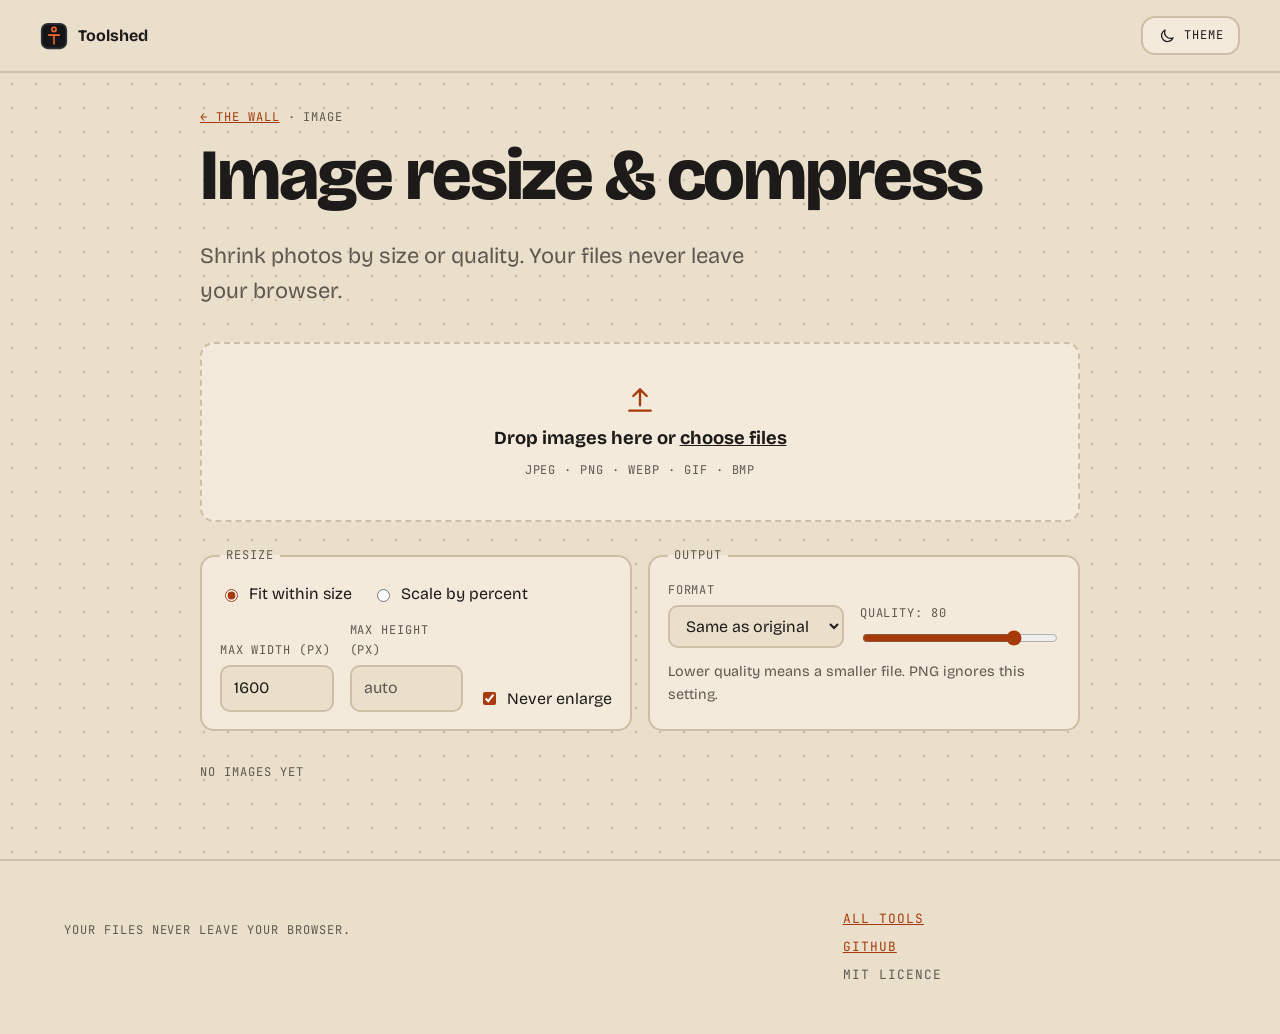
<file: tools/image.html>
<!doctype html>
<html lang="en">
<head>
  <meta charset="utf-8">
  <meta name="viewport" content="width=device-width, initial-scale=1">
  <title>Image resize &amp; compress · Toolshed</title>
  <meta name="theme-color" content="#141517">
  <meta name="description" content="Resize and compress images in your browser. Your files never leave your device.">
  <link rel="icon" href="../assets/favicon.svg" type="image/svg+xml">
  <link rel="preconnect" href="https://fonts.googleapis.com">
  <link rel="preconnect" href="https://fonts.gstatic.com" crossorigin>
  <link rel="stylesheet" href="https://fonts.googleapis.com/css2?family=Bricolage+Grotesque:opsz,wght@12..96,400;12..96,700;12..96,800&amp;family=JetBrains+Mono:wght@400;500&amp;display=swap">
  <link rel="stylesheet" href="../assets/css/style.css">
  <link rel="stylesheet" href="../assets/css/tool.css">
  <link rel="stylesheet" href="../assets/css/site.css">
  <script src="../assets/js/theme.js"></script>
</head>
<body>
  <a class="skip-link" href="#main">Skip to content</a>

  <header class="site-header">
    <a class="brand" href="../index.html" aria-label="Toolshed home">
      <img src="../assets/favicon.svg" alt="" width="28" height="28">
      <span>Toolshed</span>
    </a>
    <button class="theme-toggle" type="button" data-theme-toggle aria-pressed="false" aria-label="Switch theme">
      <svg class="icon-sun" viewBox="0 0 24 24" aria-hidden="true"><circle cx="12" cy="12" r="4"/><path d="M12 2v2M12 20v2M2 12h2M20 12h2M4.9 4.9l1.4 1.4M17.7 17.7l1.4 1.4M4.9 19.1l1.4-1.4M17.7 6.3l1.4-1.4"/></svg>
      <svg class="icon-moon" viewBox="0 0 24 24" aria-hidden="true"><path d="M20 14.5A8 8 0 0 1 9.5 4a8 8 0 1 0 10.5 10.5z"/></svg>
      <span>Theme</span>
    </button>
  </header>

  <main id="main" class="tool-page">
    <p class="label"><a class="crumb" href="../index.html#categories">&larr; The wall</a> &middot; Image</p>
    <h1 class="tool-title">Image resize &amp; compress</h1>
    <p class="pitch">Shrink photos by size or quality. Your files never leave your browser.</p>

    <label class="dropzone" data-drop>
      <input class="sr-only" type="file" accept="image/*" multiple data-file>
      <svg viewBox="0 0 24 24" aria-hidden="true"><path d="M12 16V4M7 9l5-5 5 5M4 20h16"/></svg>
      <span class="drop-main">Drop images here or <u>choose files</u></span>
      <span class="label">JPEG &middot; PNG &middot; WebP &middot; GIF &middot; BMP</span>
    </label>

    <form class="controls" data-controls onsubmit="return false">
      <fieldset>
        <legend class="label">Resize</legend>
        <div class="radio-row">
          <label><input type="radio" name="mode" value="fit" checked> Fit within size</label>
          <label><input type="radio" name="mode" value="percent"> Scale by percent</label>
        </div>
        <div class="field-row" data-mode-fit>
          <label class="field"><span class="label">Max width (px)</span><input type="number" name="maxW" min="1" max="16000" inputmode="numeric" placeholder="auto" value="1600"></label>
          <label class="field"><span class="label">Max height (px)</span><input type="number" name="maxH" min="1" max="16000" inputmode="numeric" placeholder="auto"></label>
          <label class="check"><input type="checkbox" name="noEnlarge" checked> Never enlarge</label>
        </div>
        <div class="field-row" data-mode-percent hidden>
          <label class="field"><span class="label">Scale (%)</span><input type="number" name="percent" min="1" max="400" inputmode="numeric" value="50"></label>
        </div>
      </fieldset>

      <fieldset>
        <legend class="label">Output</legend>
        <div class="field-row">
          <label class="field"><span class="label">Format</span>
            <select name="format">
              <option value="same">Same as original</option>
              <option value="image/jpeg">JPEG</option>
              <option value="image/webp">WebP</option>
              <option value="image/png">PNG (lossless)</option>
            </select>
          </label>
          <label class="field field-wide"><span class="label">Quality: <output data-quality-out>80</output></span>
            <input type="range" name="quality" min="1" max="100" value="80">
          </label>
        </div>
        <p class="hint" data-quality-hint>Lower quality means a smaller file. PNG ignores this setting.</p>
      </fieldset>
    </form>

    <p class="label" role="status" aria-live="polite" data-status>No images yet</p>
    <ul class="results" data-results></ul>
  </main>

  <footer class="site-footer">
    <div class="footer-inner">
      <p class="label">Your files never leave your browser.</p>
      <nav class="footer-links" aria-label="Project">
        <a href="../index.html">All tools</a>
        <a href="https://github.com/Abhinav1241/toolshed">GitHub</a>
        <span>MIT licence</span>
      </nav>
    </div>
  </footer>

  <script src="../assets/js/image-tool.js" defer></script>
</body>
</html>
</file>
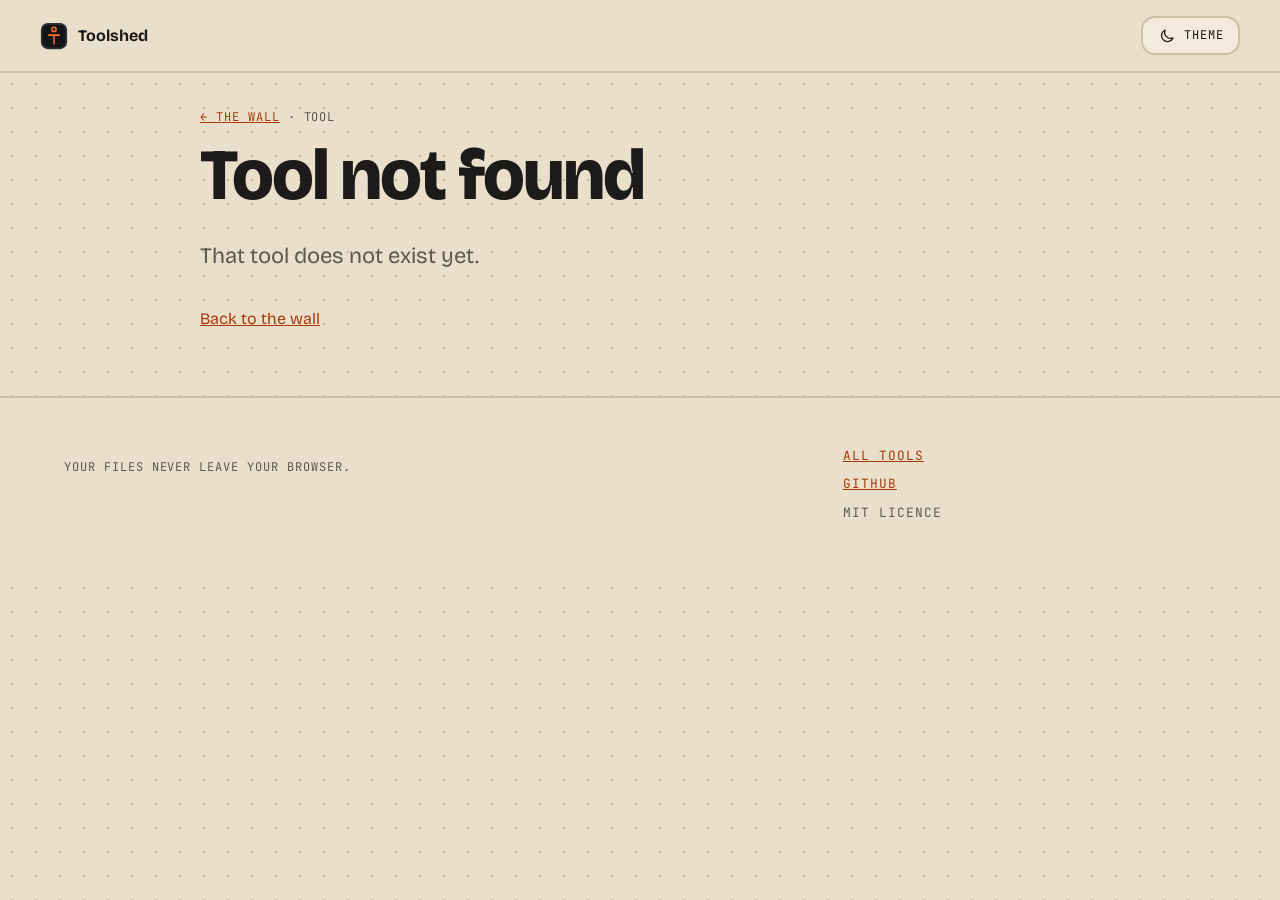
<file: tools/tool.html>
<!doctype html>
<html lang="en">
<head>
  <meta charset="utf-8">
  <meta name="viewport" content="width=device-width, initial-scale=1">
  <title>Tool · Toolshed</title>
  <meta name="theme-color" content="#141517">
  <meta name="description" content="A small free tool that runs entirely in your browser.">
  <link rel="icon" href="../assets/favicon.svg" type="image/svg+xml">
  <link rel="preconnect" href="https://fonts.googleapis.com">
  <link rel="preconnect" href="https://fonts.gstatic.com" crossorigin>
  <link rel="stylesheet" href="https://fonts.googleapis.com/css2?family=Bricolage+Grotesque:opsz,wght@12..96,400;12..96,700;12..96,800&amp;family=JetBrains+Mono:wght@400;500&amp;display=swap">
  <link rel="stylesheet" href="../assets/css/style.css">
  <link rel="stylesheet" href="../assets/css/tool.css">
  <link rel="stylesheet" href="../assets/css/site.css">
  <script src="../assets/js/theme.js"></script>
</head>
<body>
  <a class="skip-link" href="#main">Skip to content</a>

  <header class="site-header">
    <a class="brand" href="../index.html" aria-label="Toolshed home">
      <img src="../assets/favicon.svg" alt="" width="28" height="28">
      <span>Toolshed</span>
    </a>
    <button class="theme-toggle" type="button" data-theme-toggle aria-pressed="false" aria-label="Switch theme">
      <svg class="icon-sun" viewBox="0 0 24 24" aria-hidden="true"><circle cx="12" cy="12" r="4"/><path d="M12 2v2M12 20v2M2 12h2M20 12h2M4.9 4.9l1.4 1.4M17.7 17.7l1.4 1.4M4.9 19.1l1.4-1.4M17.7 6.3l1.4-1.4"/></svg>
      <svg class="icon-moon" viewBox="0 0 24 24" aria-hidden="true"><path d="M20 14.5A8 8 0 0 1 9.5 4a8 8 0 1 0 10.5 10.5z"/></svg>
      <span>Theme</span>
    </button>
  </header>

  <main id="main" class="tool-page">
    <p class="label"><a class="crumb" href="../index.html#categories">&larr; The wall</a> &middot; <span data-category>Tool</span></p>
    <h1 class="tool-title" data-title>Loading&hellip;</h1>
    <p class="pitch" data-desc></p>
    <div class="tool-ui" data-root>
      <noscript>This tool needs JavaScript.</noscript>
    </div>
  </main>

  <footer class="site-footer">
    <div class="footer-inner">
      <p class="label">Your files never leave your browser.</p>
      <nav class="footer-links" aria-label="Project">
        <a href="../index.html">All tools</a>
        <a href="https://github.com/Abhinav1241/toolshed">GitHub</a>
        <span>MIT licence</span>
      </nav>
    </div>
  </footer>

  <script src="../data/tools.js"></script>
  <script src="../assets/js/tool-runner.js"></script>
  <script src="../assets/js/tools/text.js"></script>
  <script src="../assets/js/tools/encoding.js"></script>
  <script src="../assets/js/tools/security.js"></script>
  <script src="../assets/js/tools/calc.js"></script>
  <script src="../assets/js/tools/convert.js"></script>
  <script src="../assets/js/tools/fun.js"></script>
  <script src="../assets/js/tools/dev.js"></script>
  <script src="../assets/js/tools/data.js"></script>
  <script src="../assets/js/tools/colour.js"></script>
  <script src="../assets/js/tools/time.js"></script>
  <script src="../assets/js/tools/math.js"></script>
  <script src="../assets/js/tools/web.js"></script>
  <script src="../assets/js/tools/productivity.js"></script>
  <script src="../assets/js/tools/imagetools.js"></script>
  <script src="../assets/js/tool-boot.js"></script>
</body>
</html>
</file>
<file: assets/css/style.css>
/* Toolshed — "Pegboard" tokens (see DESIGN_BRIEF.md §3) */
:root {
  color-scheme: dark;
  --bg: #141517;
  --surface: #1d1f22;
  --line: #2e3135;
  --text: #ece8e1;
  --muted: #9c978e;
  --accent: #ff6b2c;
  --accent-ink: #141517;

  --font-display: 'Bricolage Grotesque', system-ui, sans-serif;
  --font-mono: 'JetBrains Mono', ui-monospace, 'Cascadia Mono', Consolas, monospace;
}

@media (prefers-color-scheme: light) {
  :root:not([data-theme='dark']) {
    color-scheme: light;
    --bg: #eadfcb;
    --surface: #f3eadb;
    --line: #cdbfa6;
    --text: #1c1b19;
    --muted: #5e584e;
    --accent: #a63a0a;
    --accent-ink: #ffffff;
  }
}

:root[data-theme='light'] {
  color-scheme: light;
  --bg: #eadfcb;
  --surface: #f3eadb;
  --line: #cdbfa6;
  --text: #1c1b19;
  --muted: #5e584e;
  --accent: #a63a0a;
  --accent-ink: #ffffff;
}

*,
*::before,
*::after {
  box-sizing: border-box;
}

html {
  background: var(--bg);
}

body {
  margin: 0;
  min-height: 100vh;
  background: radial-gradient(var(--line) 1.5px, transparent 1.6px) 0 0 / 24px 24px, var(--bg);
  color: var(--text);
  font-family: var(--font-display);
  font-size: 1rem;
  line-height: 1.6;
  -webkit-font-smoothing: antialiased;
}

a {
  color: var(--accent);
}

:focus-visible {
  outline: 3px solid var(--accent);
  outline-offset: 3px;
}

.sr-only {
  position: absolute;
  width: 1px;
  height: 1px;
  margin: -1px;
  padding: 0;
  overflow: hidden;
  clip: rect(0 0 0 0);
  white-space: nowrap;
  border: 0;
}

.label {
  font-family: var(--font-mono);
  font-size: 0.75rem;
  text-transform: uppercase;
  letter-spacing: 0.08em;
  color: var(--muted);
}

.skip-link {
  position: absolute;
  left: 1rem;
  top: -4rem;
  padding: 0.5rem 1rem;
  background: var(--accent);
  color: var(--accent-ink);
  border-radius: 8px;
  z-index: 20;
}

.skip-link:focus {
  top: 1rem;
}

/* Header */
.site-header {
  position: fixed;
  inset: 0 0 auto 0;
  z-index: 10;
  display: flex;
  align-items: center;
  justify-content: space-between;
  padding: 1rem clamp(1rem, 4vw, 2.5rem);
}

.brand {
  display: inline-flex;
  align-items: center;
  gap: 0.6rem;
  color: var(--text);
  text-decoration: none;
  font-weight: 700;
}

.brand img {
  width: 28px;
  height: 28px;
}

.theme-toggle {
  display: inline-flex;
  align-items: center;
  gap: 0.5rem;
  padding: 0.5rem 0.9rem;
  background: var(--surface);
  color: var(--text);
  border: 2px solid var(--line);
  border-radius: 14px;
  font: inherit;
  font-family: var(--font-mono);
  font-size: 0.75rem;
  text-transform: uppercase;
  letter-spacing: 0.08em;
  cursor: pointer;
}

.theme-toggle:hover {
  border-color: var(--accent);
}

.theme-toggle svg {
  width: 18px;
  height: 18px;
  fill: none;
  stroke: currentColor;
  stroke-width: 1.75;
  stroke-linecap: round;
  stroke-linejoin: round;
}

/* Show the icon for the theme you would switch to */
.theme-toggle .icon-sun {
  display: none;
}
:root[data-theme='dark'] .theme-toggle .icon-sun,
:root:not([data-theme]) .theme-toggle .icon-sun {
  display: block;
}
:root[data-theme='dark'] .theme-toggle .icon-moon,
:root:not([data-theme]) .theme-toggle .icon-moon {
  display: none;
}
@media (prefers-color-scheme: light) {
  :root:not([data-theme]) .theme-toggle .icon-sun {
    display: none;
  }
  :root:not([data-theme]) .theme-toggle .icon-moon {
    display: block;
  }
}

/* Intro */
.intro {
  position: relative;
  min-height: 100vh;
  min-height: 100svh;
  display: flex;
  flex-direction: column;
  justify-content: center;
  padding: 6rem clamp(1rem, 4vw, 2.5rem) 5rem;
}

.intro-inner {
  max-width: 72rem;
}

.stamp {
  display: inline-block;
  margin: 0 0 1.5rem;
  padding: 0.25rem 0.75rem;
  border: 2px solid var(--accent);
  border-radius: 6px;
  color: var(--accent);
  transform: rotate(-2deg);
}

.title {
  margin: 0;
  font-size: clamp(3rem, 12vw, 9rem);
  font-weight: 800;
  font-stretch: 100%;
  line-height: 0.95;
  letter-spacing: -0.03em;
}

.title .dot {
  color: var(--accent);
}

.pitch {
  max-width: 34rem;
  margin: 1.75rem 0 0;
  font-size: clamp(1.125rem, 2vw, 1.375rem);
  color: var(--muted);
}

.scroll-hint {
  position: absolute;
  left: clamp(1rem, 4vw, 2.5rem);
  bottom: 2rem;
  display: inline-flex;
  align-items: center;
  gap: 0.6rem;
}

.scroll-hint svg {
  width: 18px;
  height: 18px;
  fill: none;
  stroke: var(--accent);
  stroke-width: 1.75;
  stroke-linecap: round;
  stroke-linejoin: round;
  animation: nudge 1.8s ease-in-out infinite;
}

@keyframes nudge {
  50% {
    transform: translateY(5px);
  }
}

@media (prefers-reduced-motion: reduce) {
  .scroll-hint svg {
    animation: none;
  }
}
</file>
<file: assets/css/ring.css>
/* M2: category ring, panels, category view */
:root {
  --tint-l: 0.72;
  --tint-c: 0.09;
  /* Lit-window panels: lightness of fill, ink, soft ink, art, tag, edge */
  --pan-fill: 0.33;
  --pan-ink: 0.96;
  --pan-soft: 0.86;
  --pan-art: 0.86;
  --pan-tag: 0.21;
  --pan-edge: 0.45;
}
@media (prefers-color-scheme: light) {
  :root:not([data-theme='dark']) {
    --tint-l: 0.55;
    --pan-fill: 0.89;
    --pan-ink: 0.2;
    --pan-soft: 0.36;
    --pan-art: 0.42;
    --pan-tag: 0.975;
    --pan-edge: 0.72;
  }
}
:root[data-theme='light'] {
  --tint-l: 0.55;
  --pan-fill: 0.89;
  --pan-ink: 0.2;
  --pan-soft: 0.36;
  --pan-art: 0.42;
  --pan-tag: 0.975;
  --pan-edge: 0.72;
}

html {
  scrollbar-gutter: stable;
}

[hidden] {
  display: none !important;
}

/* Base = flat grid (no JS, reduced motion) */
.ring-section {
  padding: 5rem clamp(1rem, 4vw, 2.5rem) 4rem;
}

.ring-head {
  margin-bottom: 1.5rem;
}

.ring-title {
  margin: 0;
}

.ring-hint,
.ring-index {
  display: none;
  margin: 0;
}

.ring {
  list-style: none;
  margin: 0;
  padding: 0;
  display: grid;
  grid-template-columns: repeat(auto-fill, minmax(220px, 1fr));
  gap: 1rem;
}

.panel-item {
  display: block;
}

.panel {
  position: relative;
  display: flex;
  flex-direction: column;
  width: 100%;
  height: 100%;
  min-height: 21rem;
  padding: 2.5rem 1.25rem 1.25rem;
  text-align: left;
  background: oklch(var(--pan-fill) 0.06 var(--hue));
  color: oklch(var(--pan-ink) 0.02 var(--hue));
  border: 2px solid oklch(var(--pan-edge) 0.05 var(--hue));
  border-radius: 14px;
  font: inherit;
  cursor: pointer;
  overflow: hidden;
}

.panel:hover {
  border-color: var(--accent);
}

.panel-stripe {
  position: absolute;
  inset: 0 0 auto 0;
  height: 4px;
  background: oklch(var(--tint-l) var(--tint-c) var(--hue));
}

.panel-hole {
  position: absolute;
  top: 0.9rem;
  left: 50%;
  width: 14px;
  height: 14px;
  margin-left: -7px;
  border: 2px solid var(--line);
  border-radius: 50%;
  background: var(--bg);
}

.panel-num {
  position: absolute;
  top: 0.9rem;
  left: 1.25rem;
  color: oklch(var(--pan-soft) 0.04 var(--hue));
}

/* Line-art illustration, drawn per category in index.html */
.panel-art {
  position: absolute;
  top: 2.4rem;
  left: 50%;
  width: min(52%, 10rem);
  translate: -50% 0;
  color: oklch(var(--pan-art) 0.11 var(--hue));
}

.panel-art svg {
  display: block;
  width: 100%;
  fill: none;
  stroke: currentColor;
  stroke-width: 3;
  stroke-linecap: round;
  stroke-linejoin: round;
}

.panel-art .pip {
  fill: currentColor;
  stroke: none;
}

/* Tool names hanging like labels on pegs */
.panel-tags {
  display: flex;
  flex-wrap: wrap;
  gap: 0.35rem 0.4rem;
  margin-top: 0.6rem;
}

.panel-tags span {
  position: relative;
  padding: 0.12rem 0.5rem 0.12rem 1.05rem;
  background: oklch(var(--pan-tag) 0.03 var(--hue));
  color: oklch(var(--pan-ink) 0.02 var(--hue));
  border-radius: 6px;
  font-family: var(--font-mono);
  font-size: 0.66rem;
  line-height: 1.5;
  white-space: nowrap;
  rotate: -1.5deg;
}

.panel-tags span:nth-child(even) {
  rotate: 1.5deg;
}

.panel-tags span::before {
  content: '';
  position: absolute;
  left: 0.42rem;
  top: 50%;
  width: 0.32rem;
  height: 0.32rem;
  margin-top: -0.16rem;
  border-radius: 50%;
  background: oklch(var(--pan-fill) 0.06 var(--hue));
}

.panel-name {
  margin-top: auto;
  font-size: clamp(1.5rem, 3vw, 2.25rem);
  font-weight: 800;
  line-height: 1.05;
  letter-spacing: -0.02em;
}

.panel-extra {
  display: flex;
  flex-direction: column;
  gap: 0.35rem;
  margin-top: 0.75rem;
}

.panel-count {
  color: oklch(var(--pan-soft) 0.04 var(--hue));
}

/* The tags show the samples; keep the sentence for screen readers */
.panel-samples {
  position: absolute;
  width: 1px;
  height: 1px;
  margin: -1px;
  overflow: hidden;
  clip: rect(0 0 0 0);
  white-space: nowrap;
}

/* The ring seen from inside (motion allowed + JS). DESIGN_BRIEF section 8, beat 4:
   the camera sits at the centre of a gridded cylinder; panels hang on its inner wall. */
.wall-seg,
.ring-caption,
.ring-open {
  display: none;
}

@media (prefers-reduced-motion: no-preference) {
  html.js .ring-section {
    padding: 0;
    height: 500vh;
  }

  html.js .ring-stage {
    --persp: 760px;
    position: sticky;
    top: 0;
    height: 100vh;
    height: 100svh;
    overflow: hidden;
    perspective: var(--persp);
    display: grid;
    place-items: center;
  }

  html.js .ring-head {
    position: absolute;
    top: 5.25rem;
    left: clamp(1rem, 4vw, 2.5rem);
    right: clamp(1rem, 4vw, 2.5rem);
    margin: 0;
    display: flex;
    flex-wrap: wrap;
    justify-content: space-between;
    gap: 0.5rem;
  }

  html.js .ring-hint {
    display: block;
  }

  html.js .ring-index {
    display: none;
  }

  html.js .ring {
    --pw: clamp(210px, min(78vw, 42svh), 300px);
    --radius: 700px;
    --cell: calc((var(--pw) + 24px) / 4);
    display: block;
    position: relative;
    width: var(--pw);
    height: calc(var(--pw) * 1.3);
    margin-top: -4svh;
    transform-style: preserve-3d;
    /* Origin of the ring = the camera; rotate about the vertical axis through it */
    transform: translateZ(var(--persp)) rotateY(calc(var(--angle, 0) * 1deg));
    will-change: transform;
  }

  /* Panels face the centre: rotate to its slot, then push out to the wall */
  html.js .panel-item {
    position: absolute;
    inset: 0;
    transform: rotateY(calc(var(--i) * 24deg)) translateZ(calc(var(--radius) * -1));
    backface-visibility: hidden;
  }

  /* Grid on the inside of the cylinder: one slice behind each panel, lines continuous around */
  html.js .wall-seg {
    position: absolute;
    display: block;
    left: -12px;
    width: calc(var(--pw) + 24px);
    top: 50%;
    height: 220svh;
    margin-top: -110svh;
    transform: rotateY(calc(var(--i) * 24deg)) translateZ(calc(var(--radius) * -1 - 4px));
    background:
      linear-gradient(90deg, var(--line) 2px, transparent 2px) 0 0 / var(--cell) var(--cell),
      linear-gradient(var(--line) 2px, transparent 2px) 0 50% / var(--cell) var(--cell);
    border-right: 2px solid var(--line);
    -webkit-mask-image: linear-gradient(to bottom, transparent 0%, #000 22%, #000 78%, transparent 100%);
    mask-image: linear-gradient(to bottom, transparent 0%, #000 22%, #000 78%, transparent 100%);
    backface-visibility: hidden;
    pointer-events: none;
  }

  html.js .panel {
    min-height: 0;
    box-shadow: 0 0 0 6px var(--bg);
  }

  /* The caption says it; the panel keeps the text for screen readers only */
  html.js .panel-extra {
    position: absolute;
    width: 1px;
    height: 1px;
    margin: -1px;
    overflow: hidden;
    clip: rect(0 0 0 0);
    white-space: nowrap;
  }

  html.js .panel-item.is-front .panel {
    border-color: var(--accent);
  }

  /* Caption bottom-left, Open bottom-right */
  html.js .ring-caption {
    position: absolute;
    z-index: 3;
    left: clamp(1rem, 4vw, 2.5rem);
    bottom: 2rem;
    display: grid;
    gap: 0.35rem;
    max-width: min(26rem, 60vw);
    transition: opacity 0.12s linear, transform 0.12s linear;
  }

  html.js .ring-caption.is-swapping {
    opacity: 0;
    transform: translateY(0.4rem);
  }

  .cap-num {
    margin: 0;
    color: var(--accent);
  }

  .cap-name {
    margin: 0;
    font-size: clamp(2rem, 5vw, 3.75rem);
    font-weight: 800;
    line-height: 1;
    letter-spacing: -0.03em;
  }

  .cap-count {
    margin: 0;
  }

  .cap-tags {
    display: flex;
    flex-wrap: wrap;
    gap: 0.4rem;
    margin: 0.25rem 0 0;
    padding: 0;
    list-style: none;
  }

  .cap-tags li {
    padding: 0.2rem 0.65rem;
    border: 2px solid var(--line);
    border-radius: 999px;
    background: var(--bg);
    font-family: var(--font-mono);
    font-size: 0.7rem;
    letter-spacing: 0.04em;
    color: var(--muted);
  }

  html.js .ring-open {
    position: absolute;
    z-index: 3;
    right: clamp(1rem, 4vw, 2.5rem);
    bottom: 2rem;
    display: inline-flex;
    align-items: center;
    gap: 0.6rem;
    min-height: 44px;
    padding: 0.6rem 1.1rem;
    background: var(--accent);
    color: var(--accent-ink);
    border: 2px solid var(--accent);
    border-radius: 14px;
    font-family: var(--font-mono);
    font-size: 0.8rem;
    text-transform: uppercase;
    letter-spacing: 0.08em;
    cursor: pointer;
  }

  html.js .ring-open:hover {
    background: var(--bg);
    color: var(--accent);
  }

  html.js .ring-open svg {
    width: 18px;
    height: 18px;
    fill: none;
    stroke: currentColor;
    stroke-width: 1.75;
    stroke-linecap: round;
    stroke-linejoin: round;
  }
}

@media (prefers-reduced-motion: no-preference) and (max-width: 719px) {
  html.js .ring-head {
    top: 7rem;
  }

  html.js .ring-hint {
    display: none;
  }

  html.js .ring-caption {
    bottom: 5.25rem;
    max-width: 90vw;
  }

  html.js .ring-open {
    left: clamp(1rem, 4vw, 2.5rem);
    right: clamp(1rem, 4vw, 2.5rem);
    justify-content: center;
  }
}

/* Category view (full-screen overlay) */
.category-view {
  position: fixed;
  inset: 0;
  z-index: 30;
  padding: 5rem clamp(1rem, 4vw, 2.5rem) 3rem;
  background: radial-gradient(var(--line) 1.5px, transparent 1.6px) 0 0 / 24px 24px, var(--bg);
  overflow-y: auto;
}

.cv-inner {
  max-width: 72rem;
  margin: 0 auto;
}

.cv-inner > .label:first-child {
  margin: 1rem 0 0;
}

.cv-tools {
  margin-top: 2rem;
  display: flex;
  flex-direction: column;
  gap: 0.6rem;
  max-width: 40rem;
}

.cv-search {
  width: 100%;
  padding: 0.75rem 1rem;
  background: var(--surface);
  color: var(--text);
  border: 2px solid var(--line);
  border-radius: 14px;
  font: inherit;
}

.cv-search::placeholder {
  color: var(--muted);
}

.cv-search:focus-visible {
  border-color: var(--accent);
}

.chips {
  display: flex;
  flex-wrap: wrap;
  gap: 0.5rem;
}

.chip {
  padding: 0.3rem 0.7rem;
  background: transparent;
  color: var(--muted);
  border: 2px solid var(--line);
  border-radius: 999px;
  font-family: var(--font-mono);
  font-size: 0.75rem;
  letter-spacing: 0.04em;
  cursor: pointer;
}

.chip:hover {
  border-color: var(--accent);
}

.chip[aria-pressed='true'] {
  background: var(--accent);
  border-color: var(--accent);
  color: var(--accent-ink);
}

.cv-status {
  margin: 1.5rem 0 0.75rem;
}

.tool-grid {
  list-style: none;
  margin: 0;
  padding: 0;
  display: grid;
  grid-template-columns: repeat(auto-fill, minmax(260px, 1fr));
  gap: 1rem;
}

.tool-card {
  display: flex;
  gap: 0.9rem;
  padding: 1rem;
  background: var(--surface);
  border: 2px solid var(--line);
  border-radius: 14px;
}

.monogram {
  flex: none;
  display: grid;
  place-items: center;
  width: 2.75rem;
  height: 2.75rem;
  border-radius: 10px;
  background: oklch(0.82 var(--tint-c) var(--hue, 30));
  color: #141517;
  font-family: var(--font-mono);
  font-weight: 500;
  font-size: 0.95rem;
  text-transform: uppercase;
}

.tool-body {
  min-width: 0;
}

.tool-name {
  margin: 0;
  font-size: 1.1rem;
  line-height: 1.25;
}

.tool-name a {
  color: var(--text);
}

.tool-desc {
  margin: 0.25rem 0 0.5rem;
  color: var(--muted);
  font-size: 0.95rem;
  line-height: 1.45;
}

.tool-meta {
  margin: 0;
  font-size: 0.7rem;
}

.cv-stripe {
  position: absolute;
  inset: 0 0 auto 0;
  height: 8px;
  background: oklch(var(--tint-l) var(--tint-c) var(--hue, 30));
}

.cv-back {
  position: absolute;
  top: 1rem;
  left: clamp(1rem, 4vw, 2.5rem);
  display: inline-flex;
  align-items: center;
  gap: 0.5rem;
  padding: 0.5rem 0.9rem;
  background: var(--surface);
  color: var(--text);
  border: 2px solid var(--line);
  border-radius: 14px;
  font-family: var(--font-mono);
  font-size: 0.75rem;
  text-transform: uppercase;
  letter-spacing: 0.08em;
  cursor: pointer;
}

.cv-back:hover {
  border-color: var(--accent);
}

.cv-back svg {
  width: 18px;
  height: 18px;
  fill: none;
  stroke: currentColor;
  stroke-width: 1.75;
  stroke-linecap: round;
  stroke-linejoin: round;
}

.cv-title {
  margin: 0.25rem 0 0;
  font-size: clamp(3rem, 12vw, 9rem);
  font-weight: 800;
  line-height: 0.95;
  letter-spacing: -0.03em;
}

.category-view .pitch {
  margin-top: 1.25rem;
}

.cv-note {
  margin-top: 2rem;
}

::view-transition-group(category) {
  animation-duration: 0.45s;
  animation-timing-function: cubic-bezier(0.2, 0.7, 0.2, 1);
}

@media (prefers-reduced-motion: reduce) {
  ::view-transition-group(*),
  ::view-transition-old(*),
  ::view-transition-new(*) {
    animation: none !important;
  }
}
</file>
<file: assets/css/site.css>
/* Solid header on every page so scrolled content never runs under the controls */
.site-header {
  background: var(--bg);
  border-bottom: 2px solid var(--line);
}

/* Workbench strip and footer */
.workbench {
  padding: 6rem clamp(1rem, 4vw, 2.5rem) 5rem;
  max-width: 72rem;
  margin: 0 auto;
}

.wb-title {
  margin: 0.25rem 0 0;
  font-size: clamp(2.25rem, 7vw, 4.5rem);
  font-weight: 800;
  line-height: 1;
  letter-spacing: -0.03em;
}

.wb-name {
  margin-top: auto;
  font-size: clamp(1.5rem, 3vw, 2.25rem);
  font-weight: 800;
  line-height: 1.05;
  letter-spacing: -0.02em;
}

.wb-desc {
  color: var(--muted);
}

.wb-go {
  color: var(--accent);
}

.site-footer {
  border-top: 2px solid var(--line);
  background: var(--bg);
  padding: 3rem clamp(1rem, 4vw, 2.5rem) 3rem;
}

.footer-inner {
  max-width: 72rem;
  margin: 0 auto;
  display: grid;
  grid-template-columns: minmax(0, 2fr) minmax(0, 1fr);
  gap: 2rem;
}

.footer-search {
  display: flex;
  flex-direction: column;
  gap: 0.6rem;
  max-width: 40rem;
}

.footer-search .cv-search {
  width: 100%;
  padding: 0.75rem 1rem;
  background: var(--surface);
  color: var(--text);
  border: 2px solid var(--line);
  border-radius: 14px;
  font: inherit;
}

.footer-search .cv-search::placeholder {
  color: var(--muted);
}

.footer-search .cv-search:focus-visible {
  border-color: var(--accent);
}

.all-results {
  list-style: none;
  margin: 0;
  padding: 0;
  display: grid;
  gap: 0.5rem;
}

.all-hit {
  display: grid;
  gap: 0.15rem;
  width: 100%;
  padding: 0.7rem 0.9rem;
  text-align: left;
  background: var(--surface);
  color: var(--text);
  border: 2px solid var(--line);
  border-radius: 12px;
  font: inherit;
  text-decoration: none;
  cursor: pointer;
}

.all-hit:hover {
  border-color: var(--accent);
}

.all-name {
  font-weight: 700;
}

.all-desc {
  color: var(--muted);
  font-size: 0.9rem;
}

.footer-links {
  display: flex;
  flex-direction: column;
  align-items: flex-start;
  gap: 0.5rem;
  font-family: var(--font-mono);
  font-size: 0.8rem;
  text-transform: uppercase;
  letter-spacing: 0.08em;
}

.footer-links span {
  color: var(--muted);
}

@media (max-width: 720px) {
  .footer-inner {
    grid-template-columns: 1fr;
  }
}
</file>
<file: assets/css/hud.css>
/* Persistent HUD (DESIGN_BRIEF section 8): nav, crosshair + scroll %, section index, and the peg-hole loader */

/* ---------- Header with HUD ---------- */
.site-header.has-hud {
  display: grid;
  grid-template-columns: 1fr auto 1fr;
  align-items: center;
  gap: 0.5rem 1rem;
}

.hud-nav {
  display: flex;
  gap: clamp(0.9rem, 2.2vw, 1.75rem);
  font-family: var(--font-mono);
  font-size: 0.75rem;
  text-transform: uppercase;
  letter-spacing: 0.08em;
}

.hud-nav a {
  color: var(--muted);
  text-decoration: none;
  padding: 0.25rem 0;
  border-bottom: 2px solid transparent;
}

.hud-nav a:hover,
.hud-nav a:focus-visible {
  color: var(--text);
  border-bottom-color: var(--accent);
}

.hud-right {
  display: flex;
  align-items: center;
  justify-content: flex-end;
  gap: 1rem;
}

.crosshair {
  display: inline-flex;
  align-items: center;
  gap: 0.5rem;
  color: var(--muted);
}

.crosshair svg {
  width: 34px;
  height: 34px;
  fill: none;
  stroke-width: 1.75;
  stroke-linecap: round;
}

.ch-track { stroke: var(--line); }
.ch-ticks { stroke: currentColor; }
.ch-dot { fill: var(--accent); stroke: none; }
.ch-progress {
  stroke: var(--accent);
  stroke-dasharray: 1;
  stroke-dashoffset: calc(1 - var(--scroll, 0));
}

.ch-pct {
  min-width: 4ch;
  font-family: var(--font-mono);
  font-size: 0.75rem;
  letter-spacing: 0.04em;
  font-variant-numeric: tabular-nums;
}

/* Vertical section index, left edge */
.hud-index {
  display: none;
}

@media (min-width: 900px) {
  .hud-index {
    position: fixed;
    top: 50%;
    left: 0.5rem;
    z-index: 9;
    display: grid;
    gap: 0.35rem;
    transform: translateY(-50%);
  }

  .hud-index a {
    position: relative;
    display: flex;
    align-items: center;
    gap: 0.5rem;
    padding: 0.2rem 0.3rem;
    border-radius: 6px;
    font-family: var(--font-mono);
    font-size: 0.7rem;
    letter-spacing: 0.06em;
    color: var(--muted);
    text-decoration: none;
  }

  .hud-index .t {
    position: absolute;
    left: 100%;
    margin-left: 0.4rem;
    padding: 0.15rem 0.5rem;
    background: var(--surface);
    border: 2px solid var(--line);
    border-radius: 6px;
    text-transform: uppercase;
    white-space: nowrap;
    color: var(--text);
    opacity: 0;
    pointer-events: none;
  }

  .hud-index a:hover .t,
  .hud-index a:focus-visible .t {
    opacity: 1;
  }

  .hud-index a[aria-current='true'] {
    color: var(--accent);
    font-weight: 500;
  }
}

/* Phone: nav drops to its own row, index stays hidden */
@media (max-width: 719px) {
  .site-header.has-hud {
    grid-template-columns: 1fr auto;
    padding-bottom: 0.5rem;
  }

  .hud-nav {
    grid-column: 1 / -1;
    grid-row: 2;
    justify-content: space-between;
    font-size: 0.7rem;
  }

  .ch-pct {
    display: none;
  }
}

/* ---------- Loader: peg-hole ring (beat 1) ---------- */
.loader {
  display: none;
}

html.loading {
  overflow: hidden;
}

html.loading .loader {
  position: fixed;
  inset: 0;
  z-index: 100;
  display: grid;
  place-items: center;
  pointer-events: none;
  animation: loader-gone 0.01s linear 0.9s forwards;
}

.loader-hole {
  width: 112px;
  height: 112px;
  border-radius: 50%;
  /* The huge shadow is the curtain; scaling the hole opens it */
  box-shadow: 0 0 0 150vmax var(--bg);
  animation: hole-open 0.4s cubic-bezier(0.85, 0, 0.95, 0.5) 0.5s forwards;
}

.loader-hole svg {
  display: block;
  width: 100%;
  height: 100%;
  fill: none;
  stroke: var(--accent);
  stroke-width: 3;
  stroke-linecap: round;
  animation: ring-fade 0.15s linear 0.52s forwards;
}

.loader-ring {
  transform: rotate(-90deg);
  transform-origin: 50px 50px;
  stroke-dasharray: 1;
  stroke-dashoffset: 1;
  animation: ring-draw 0.5s cubic-bezier(0.5, 0, 0.2, 1) forwards;
}

.loader-ticks {
  stroke: var(--muted);
  stroke-width: 2;
  opacity: 0;
  animation: ticks-in 0.25s linear 0.2s forwards;
}

@keyframes ring-draw {
  to { stroke-dashoffset: 0; }
}

@keyframes ticks-in {
  to { opacity: 1; }
}

@keyframes ring-fade {
  to { opacity: 0; }
}

@keyframes hole-open {
  to { transform: scale(40); }
}

@keyframes loader-gone {
  to { visibility: hidden; }
}

@media (prefers-reduced-motion: reduce) {
  html.loading .loader {
    display: none;
  }

  html.loading {
    overflow: visible;
  }
}
</file>
<file: assets/css/hero.css>
/* Hero (DESIGN_BRIEF section 8, beat 2): slab wordmark in a grid room */

.hero {
  --grid: 72px;
  overflow: hidden;
  background: var(--bg);
  border-bottom: 2px solid var(--line);
  padding-top: 7rem;
}

/* The grid room: back wall + floor, built from repeating gradients */
.room {
  position: absolute;
  inset: 0;
  perspective: 640px;
  perspective-origin: 50% 40%;
  pointer-events: none;
}

.wall,
.floor {
  position: absolute;
  background:
    linear-gradient(var(--line) 2px, transparent 2px) 0 0 / var(--grid) var(--grid),
    linear-gradient(90deg, var(--line) 2px, transparent 2px) 0 0 / var(--grid) var(--grid);
}

.wall {
  inset: 0 0 44% 0;
  background-position: center bottom, center bottom;
  border-bottom: 2px solid var(--accent);
  -webkit-mask-image: linear-gradient(to top, #000 10%, transparent 95%);
  mask-image: linear-gradient(to top, #000 10%, transparent 95%);
}

.floor {
  left: -60%;
  right: -60%;
  top: 56%;
  height: 160%;
  background-position: center top, center top;
  transform-origin: 50% 0;
  transform: rotateX(74deg);
  -webkit-mask-image: linear-gradient(to bottom, transparent 0%, #000 28%);
  mask-image: linear-gradient(to bottom, transparent 0%, #000 28%);
}

/* Tiny coordinate labels */
.coord {
  position: absolute;
  top: 5.25rem;
  margin: 0;
  font-family: var(--font-mono);
  font-size: 0.7rem;
  letter-spacing: 0.08em;
  text-transform: uppercase;
  color: var(--muted);
  font-variant-numeric: tabular-nums;
}

.coord-tl { left: clamp(1rem, 4vw, 2.5rem); }
.coord-tr { right: clamp(1rem, 4vw, 2.5rem); }

.hero-stage {
  position: relative;
  width: 100%;
  max-width: 88rem;
  margin: 0 auto;
  translate: 0 calc(var(--p, 0) * -5rem);
  opacity: calc(1 - var(--p, 0) * 0.9);
}

.hero .stamp {
  margin-bottom: 1rem;
}

/* The wordmark: nine slabs */
.wordmark {
  --rx: 0deg;
  --ry: 0deg;
  display: flex;
  margin: 0;
  font-size: clamp(3rem, 14.6vw, 15rem);
  font-weight: 800;
  line-height: 0.95;
  letter-spacing: -0.03em;
  perspective: 1100px;
  user-select: none;
}

.slab {
  position: relative;
  display: inline-block;
  color: var(--text);
  transform-style: preserve-3d;
  transform: rotateX(calc(var(--rx) * (1 + var(--k) * 0.02))) rotateY(calc(var(--ry) * (1 + var(--k) * 0.02)));
  animation: slab-in 0.8s cubic-bezier(0.2, 0.7, 0.2, 1) calc(0.05s + var(--k) * 55ms) backwards;
}

html.loader-ran .slab {
  animation-delay: calc(0.75s + var(--k) * 55ms);
}

/* Depth: two copies of the letter behind the face (the face is its own element so the 3D layers sort) */
.face {
  position: relative;
  display: block;
  transform: translateZ(0.01px);
}

.slab::before,
.slab::after {
  content: attr(data-t);
  position: absolute;
  inset: 0;
  pointer-events: none;
}

.slab::before {
  color: var(--accent);
  transform: translateZ(-0.22em);
}

.slab::after {
  color: var(--line);
  transform: translateZ(-0.11em);
}

.slab-dot {
  color: var(--accent);
}

.slab-dot::before {
  color: var(--line);
}

@keyframes slab-in {
  from {
    opacity: 0;
    translate: 0 0.35em;
    rotate: 1 0 0 -55deg;
  }
}

.hero-row {
  display: grid;
  grid-template-columns: minmax(0, 1fr) minmax(16rem, 22rem);
  gap: 2rem clamp(2rem, 6vw, 5rem);
  align-items: end;
  margin-top: 2rem;
}

.hero-row .pitch {
  margin: 0;
}

/* Recently added */
.recent {
  padding: 0 0.75rem 0.25rem;
  background: var(--bg);
  border-top: 2px solid var(--line);
}

.recent-title {
  margin: 0.6rem 0 0.4rem;
}

.recent-list {
  margin: 0;
  padding: 0;
  list-style: none;
}

.recent-list a {
  display: grid;
  grid-template-columns: 1.75rem minmax(0, 1fr) auto;
  align-items: baseline;
  gap: 0.5rem;
  padding: 0.4rem 0;
  border-bottom: 2px solid var(--line);
  color: var(--text);
  text-decoration: none;
}

.recent-list .name {
  font-weight: 700;
  overflow: hidden;
  text-overflow: ellipsis;
  white-space: nowrap;
}

.recent-list a:hover .name,
.recent-list a:focus-visible .name {
  color: var(--accent);
}

@media (max-width: 719px) {
  .hero {
    padding-top: 8rem;
    padding-bottom: 6rem;
  }

  .coord {
    top: 6.5rem;
  }

  .coord-tr {
    display: none;
  }

  .hero-row {
    grid-template-columns: minmax(0, 1fr);
  }

  .wordmark {
    font-size: 17.4vw;
    perspective: none;
  }
}

@media (prefers-reduced-motion: reduce) {
  .slab {
    animation: none;
    transform: none;
  }

  .hero-stage {
    translate: none;
    opacity: 1;
  }
}
</file>
<file: assets/css/title.css>
/* Beat 3: "CATEGORIES" breaks apart on Z as you scroll, revealing the ring beneath.
   Only with JS and motion allowed; otherwise the flat grid keeps its own heading. */

.title-break {
  display: none;
}

@media (prefers-reduced-motion: no-preference) {
  html.js .title-break {
    position: relative;
    z-index: 2;
    display: block;
    height: 200vh;
    height: 200svh;
    pointer-events: none;
  }

  /* The ring slides up underneath the pinned title */
  html.js .title-break + .ring-section {
    position: relative;
    margin-top: -100vh;
    margin-top: -100svh;
  }

  .tb-stage {
    --tp: 0;
    position: sticky;
    top: 0;
    height: 100vh;
    height: 100svh;
    display: grid;
    place-items: center;
    overflow: hidden;
    perspective: 900px;
  }

  .tb-word {
    display: flex;
    margin: 0;
    font-size: min(14.2vw, 15rem);
    font-weight: 800;
    line-height: 0.95;
    letter-spacing: -0.03em;
    color: var(--text);
    transform-style: preserve-3d;
  }

  .tl {
    display: inline-block;
    transform:
      translate3d(calc(var(--tp) * var(--dx)), calc(var(--tp) * var(--dy)), calc(var(--tp) * var(--dz)))
      rotateX(calc(var(--tp) * var(--rx)))
      rotateY(calc(var(--tp) * var(--ry)));
    opacity: calc(1.15 - var(--tp) * 1.5);
  }

  .tb-label,
  .tb-hint {
    position: absolute;
    left: clamp(1rem, 4vw, 2.5rem);
    margin: 0;
    opacity: calc(1 - var(--tp) * 2);
  }

  .tb-label {
    top: 6rem;
    color: var(--accent);
  }

  .tb-hint {
    bottom: 2rem;
  }
}

@media (max-width: 719px) {
  .tb-word {
    font-size: 16vw;
  }

  .tb-label {
    top: 7.5rem;
  }
}
</file>
<file: assets/css/story.css>
/* Scroll story, beats 5-9 (DESIGN_BRIEF section 8).
   Every [data-story] section reads --sp (0..1, set by hud.js while it is pinned).
   Without JS or with reduced motion --sp stays at 1, so each beat shows its finished state. */

.story {
  --sp: 1;
}

.story-label {
  margin: 0;
}

/* ---------- Beat 5: brand mark ---------- */
.brand-beat {
  display: grid;
  place-items: center;
  min-height: 60vh;
  padding: 4rem 1rem;
}

.mark-big {
  width: min(46vmin, 16rem);
  overflow: visible;
  fill: none;
  stroke: var(--accent);
  stroke-width: 2.2;
  stroke-linecap: round;
  stroke-linejoin: round;
}

.brand-beat .story-stage {
  display: grid;
  gap: 1.5rem;
  justify-items: center;
}

@media (prefers-reduced-motion: no-preference) {
  html.js .brand-beat {
    --sp: 0;
    display: block;
    height: 190vh;
    height: 190svh;
    min-height: 0;
    padding: 0;
  }

  html.js .story-stage {
    position: sticky;
    top: 0;
    height: 100vh;
    height: 100svh;
    overflow: hidden;
    display: grid;
    place-items: center;
  }

  /* Zoom into the hole of the mark, then flood with accent */
  html.js .mark-big {
    width: min(46vmin, 28rem);
    transform-origin: 50% 26.5%;
    transform: scale(calc(0.6 + var(--sp) * var(--sp) * 45));
  }

  html.js .brand-beat .story-stage::after {
    content: '';
    position: absolute;
    inset: 0;
    background: var(--accent);
    opacity: clamp(0, calc((var(--sp) - 0.8) * 6), 1);
    pointer-events: none;
  }

  html.js .brand-beat .story-label {
    position: absolute;
    bottom: 2rem;
    left: clamp(1rem, 4vw, 2.5rem);
    opacity: calc(1 - var(--sp) * 3);
  }
}

/* ---------- Beat 6: manifesto (inverts against the theme) ---------- */
.manifesto,
.wipe {
  --m-bg: #f3ede0;
  --m-fg: #141517;
  background: var(--m-bg);
  color: var(--m-fg);
}

.manifesto {
  position: relative;
}

:root[data-theme='light'] .manifesto,
:root[data-theme='light'] .wipe {
  --m-bg: #141517;
  --m-fg: #ece8e1;
}

@media (prefers-color-scheme: light) {
  :root:not([data-theme='dark']) .manifesto,
  :root:not([data-theme='dark']) .wipe {
    --m-bg: #141517;
    --m-fg: #ece8e1;
  }
}

.manifesto .story-stage {
  position: relative;
  display: grid;
  align-content: center;
  min-height: 70vh;
  padding: 6rem clamp(1rem, 4vw, 3.5rem);
  overflow: hidden;
}

.manifesto-label {
  position: absolute;
  top: 5.5rem;
  left: clamp(1rem, 4vw, 3.5rem);
  color: var(--m-fg);
  opacity: 0.6;
}

.manifesto-mark {
  position: absolute;
  right: -6vmin;
  top: 50%;
  width: min(80vmin, 46rem);
  transform: translateY(-50%);
  fill: none;
  stroke: var(--m-fg);
  stroke-width: 0.35;
  stroke-linecap: round;
  opacity: 0.16;
  pointer-events: none;
}

.m-lines {
  position: relative;
  display: grid;
  gap: 0.5em;
  justify-items: start;
  font-size: clamp(1.6rem, 5.4vw, 4.75rem);
}

.m-line {
  position: relative;
  isolation: isolate;
  margin: 0;
  padding: 0.12em 0.35em 0.16em;
  font-weight: 800;
  line-height: 1.1;
  letter-spacing: -0.02em;
  color: var(--m-bg);
}

/* The highlight box; its text sits on top in the page colour */
.m-line::before {
  content: '';
  position: absolute;
  inset: 0;
  z-index: -1;
  background: var(--m-fg);
  transform-origin: left center;
  scale: clamp(0, calc((var(--sp) - var(--k) * 0.24 - 0.06) * 8), 1) 1;
}

.m-line span {
  opacity: clamp(0, calc((var(--sp) - var(--k) * 0.24 - 0.15) * 10), 1);
}

@media (prefers-reduced-motion: no-preference) {
  html.js .manifesto {
    --sp: 0;
    height: 360vh;
    height: 360svh;
  }

  html.js .manifesto .story-stage {
    position: sticky;
    top: 0;
    height: 100vh;
    height: 100svh;
    padding-top: 5rem;
  }
}

/* Index and nav stay readable on the inverted page */
.hud-index[data-invert] a {
  color: #5e584e;
}

:root[data-theme='light'] .hud-index[data-invert] a {
  color: #9c978e;
}

@media (prefers-color-scheme: light) {
  :root:not([data-theme='dark']) .hud-index[data-invert] a {
    color: #9c978e;
  }
}

.hud-index[data-invert] a[aria-current='true'] {
  color: var(--accent);
}

@media (max-width: 719px) {
  .manifesto-label {
    top: 7rem;
  }

  html.js .manifesto .story-stage {
    padding-top: 7rem;
  }
}

/* ---------- Beat 7: diagonal accent wipe (replaces the liquid shader) ---------- */
.wipe {
  display: none;
}

@media (prefers-reduced-motion: no-preference) {
  html.js .wipe {
    --sp: 0;
    display: block;
    height: 180vh;
    height: 180svh;
  }

  html.js .wipe .story-stage {
    position: sticky;
    top: 0;
    height: 100vh;
    height: 100svh;
    overflow: hidden;
    display: block;
  }

  .wipe-accent,
  .wipe-page {
    position: absolute;
    inset: 0;
  }

  /* Two slanted edges sweep left to right: accent first, then the page colour */
  .wipe-accent {
    background: var(--accent);
    clip-path: polygon(0 0, calc(var(--sp) * 200%) 0, calc(var(--sp) * 200% - 25%) 100%, 0 100%);
  }

  .wipe-page {
    background: radial-gradient(var(--line) 1.5px, transparent 1.6px) 0 0 / 24px 24px, var(--bg);
    clip-path: polygon(0 0, calc(var(--sp) * 200% - 40%) 0, calc(var(--sp) * 200% - 65%) 100%, 0 100%);
  }

  .wipe-label {
    position: absolute;
    right: clamp(1rem, 4vw, 2.5rem);
    bottom: 2rem;
    margin: 0;
    color: var(--m-fg);
    opacity: calc(1 - var(--sp) * 2.2);
  }
}

/* ---------- Beat 8: workbench screens with looping CSS demos ---------- */
.wb-screens {
  display: grid;
  grid-template-columns: repeat(auto-fit, minmax(min(100%, 22rem), 1fr));
  gap: 2.5rem;
  margin-top: 3rem;
  perspective: 1400px;
}

.wb-screen {
  display: flex;
  flex-direction: column;
  overflow: hidden;
  background: var(--surface);
  color: var(--text);
  border: 2px solid var(--line);
  border-radius: 18px;
  box-shadow: 10px 10px 0 var(--line);
  text-decoration: none;
  transform-origin: 50% 50%;
  transition: transform 0.35s cubic-bezier(0.2, 0.7, 0.2, 1), border-color 0.2s;
}

.wb-screen:hover,
.wb-screen:focus-visible {
  border-color: var(--accent);
}

@media (prefers-reduced-motion: no-preference) and (min-width: 720px) {
  .wb-screen:nth-child(1) {
    transform: rotateY(9deg) rotateX(3deg);
  }

  .wb-screen:nth-child(2) {
    transform: rotateY(-9deg) rotateX(3deg);
  }

  .wb-screen:hover,
  .wb-screen:focus-visible {
    transform: rotateY(0) rotateX(0) translateY(-4px);
  }
}

.screen-bar {
  display: flex;
  align-items: center;
  gap: 0.4rem;
  padding: 0.6rem 0.9rem;
  border-bottom: 2px solid var(--line);
}

.screen-bar i {
  width: 10px;
  height: 10px;
  border: 2px solid var(--line);
  border-radius: 50%;
}

.screen-bar .label {
  margin-left: auto;
}

.screen-demo {
  position: relative;
  display: grid;
  place-items: center;
  min-height: 15rem;
  background: radial-gradient(var(--line) 1.5px, transparent 1.6px) 0 0 / 24px 24px, var(--bg);
  overflow: hidden;
}

.screen-copy {
  display: flex;
  flex-direction: column;
  gap: 0.5rem;
  padding: 1.25rem 1.5rem 1.5rem;
}

.demo-size {
  position: absolute;
  bottom: 1rem;
  left: 50%;
  translate: -50% 0;
  padding: 0.25rem 0.75rem;
  background: var(--surface);
  border: 2px solid var(--line);
  border-radius: 999px;
  font-family: var(--font-mono);
  font-size: 0.85rem;
  white-space: nowrap;
  font-variant-numeric: tabular-nums;
}

/* Image demo: the file shrinks while its size ticks down */
@property --kb {
  syntax: '<integer>';
  inherits: false;
  initial-value: 640;
}

.demo-file {
  display: grid;
  place-items: center;
  width: 7.5rem;
  height: 7.5rem;
  background: var(--surface);
  border: 2px solid var(--accent);
  border-radius: 14px;
  color: var(--accent);
}

.demo-file svg {
  width: 56%;
  fill: none;
  stroke: currentColor;
  stroke-width: 1.75;
  stroke-linecap: round;
  stroke-linejoin: round;
}

.demo-count {
  --kb: 640;
  counter-reset: kb var(--kb);
}

.demo-count::before {
  content: counter(kb);
}

.demo-meter {
  position: absolute;
  top: 1rem;
  left: 1rem;
  right: 1rem;
  height: 6px;
  border: 2px solid var(--line);
  border-radius: 999px;
  overflow: hidden;
}

.demo-meter span {
  display: block;
  height: 100%;
  background: var(--accent);
  transform-origin: left center;
  transform: scaleX(0.15);
}

/* PDF demo: three pages slide together into one */
.demo-page {
  position: absolute;
  width: 5.5rem;
  height: 7.2rem;
  background: var(--surface);
  border: 2px solid var(--line);
  border-radius: 8px;
  background-image:
    linear-gradient(var(--line) 2px, transparent 2px),
    linear-gradient(var(--line) 2px, transparent 2px),
    linear-gradient(var(--line) 2px, transparent 2px);
  background-size: 60% 2px, 80% 2px, 45% 2px;
  background-position: 12% 28%, 12% 46%, 12% 64%;
  background-repeat: no-repeat;
}

.demo-page.p1 { translate: -4.5rem 0; rotate: -8deg; }
.demo-page.p2 { translate: 0 0; z-index: 1; border-color: var(--accent); }
.demo-page.p3 { translate: 4.5rem 0; rotate: 8deg; }

.demo-merged {
  color: var(--accent);
}

@media (prefers-reduced-motion: no-preference) {
  .demo-file {
    animation: demo-shrink 5s cubic-bezier(0.6, 0, 0.3, 1) infinite;
  }

  .demo-count {
    animation: demo-kb 5s cubic-bezier(0.6, 0, 0.3, 1) infinite;
  }

  .demo-meter span {
    animation: demo-meter 5s cubic-bezier(0.6, 0, 0.3, 1) infinite;
  }

  .demo-page.p1 { animation: demo-p1 5s cubic-bezier(0.6, 0, 0.3, 1) infinite; }
  .demo-page.p3 { animation: demo-p3 5s cubic-bezier(0.6, 0, 0.3, 1) infinite; }
  .demo-page.p2 { animation: demo-p2 5s cubic-bezier(0.6, 0, 0.3, 1) infinite; }
  .demo-merged { animation: demo-label 5s steps(1) infinite; }

  @keyframes demo-shrink {
    0%, 12% { transform: scale(1.15); }
    55%, 88% { transform: scale(0.55); }
    100% { transform: scale(1.15); }
  }

  @keyframes demo-kb {
    0%, 12% { --kb: 4200; }
    55%, 88% { --kb: 640; }
    100% { --kb: 4200; }
  }

  @keyframes demo-meter {
    0%, 12% { transform: scaleX(1); }
    55%, 88% { transform: scaleX(0.15); }
    100% { transform: scaleX(1); }
  }

  @keyframes demo-p1 {
    0%, 15% { transform: translateX(0); }
    55%, 88% { transform: translateX(4.5rem); }
    100% { transform: translateX(0); }
  }

  @keyframes demo-p3 {
    0%, 15% { transform: translateX(0); }
    55%, 88% { transform: translateX(-4.5rem); }
    100% { transform: translateX(0); }
  }

  @keyframes demo-p2 {
    0%, 15% { transform: scale(1); }
    55%, 88% { transform: scale(1.06); }
    100% { transform: scale(1); }
  }

  @keyframes demo-label {
    0% { opacity: 0.45; }
    55% { opacity: 1; }
    92% { opacity: 0.45; }
  }
}

/* ---------- Beat 9: outro, wireframe grid and mark drawing in ---------- */
.outro .story-stage {
  position: relative;
  display: grid;
  place-items: center;
  min-height: 70vh;
  overflow: hidden;
  border-top: 2px solid var(--line);
}

.outro-art {
  position: absolute;
  inset: 0;
  width: 100%;
  height: 100%;
  fill: none;
}

.outro-grid line {
  stroke: var(--line);
  stroke-width: 1.5;
  stroke-dasharray: 1;
  stroke-dashoffset: calc(1 - clamp(0, (var(--sp) * 1.4 - var(--d)) * 3, 1));
}

.outro-mark circle,
.outro-mark path {
  stroke: var(--accent);
  stroke-width: 0.9;
  stroke-linecap: round;
  stroke-dasharray: 1;
  stroke-dashoffset: calc(1 - clamp(0, (var(--sp) * 1.4 - var(--d)) * 3, 1));
}

.outro-copy {
  position: relative;
  display: grid;
  justify-items: center;
  gap: 1.25rem;
  padding: 1rem;
  margin-top: min(46vmin, 22rem);
  text-align: center;
  opacity: clamp(0, calc((var(--sp) - 0.7) * 5), 1);
}

.outro-line {
  margin: 0;
  padding: 0.1em 0.4em;
  background: var(--bg);
  font-size: clamp(1.75rem, 5vw, 3.75rem);
  font-weight: 800;
  line-height: 1.05;
  letter-spacing: -0.03em;
}

.outro-top {
  padding: 0.5rem 1rem;
  background: var(--bg);
  border: 2px solid var(--line);
  border-radius: 14px;
  font-family: var(--font-mono);
  font-size: 0.75rem;
  text-transform: uppercase;
  letter-spacing: 0.08em;
  color: var(--text);
  text-decoration: none;
}

.outro-top:hover {
  border-color: var(--accent);
}

@media (prefers-reduced-motion: no-preference) {
  html.js .outro {
    --sp: 0;
    height: 160vh;
    height: 160svh;
  }

  html.js .outro .story-stage {
    position: sticky;
    top: 0;
    height: 100vh;
    height: 100svh;
    border-top: 0;
  }
}
</file>
<file: assets/css/tool.css>
/* Shared styles for tool pages */
[hidden] {
  display: none !important;
}

.sr-only {
  position: absolute;
  width: 1px;
  height: 1px;
  margin: -1px;
  padding: 0;
  overflow: hidden;
  clip: rect(0, 0, 0, 0);
  white-space: nowrap;
  border: 0;
}

.tool-page {
  max-width: 60rem;
  margin: 0 auto;
  padding: 6rem clamp(1rem, 4vw, 2.5rem) 4rem;
}

.crumb {
  color: var(--accent);
}

.tool-title {
  margin: 0.5rem 0 0;
  font-size: clamp(2.25rem, 7vw, 4.5rem);
  font-weight: 800;
  line-height: 1;
  letter-spacing: -0.03em;
}

.tool-page .pitch {
  margin-bottom: 2rem;
}

.dropzone {
  display: flex;
  flex-direction: column;
  align-items: center;
  gap: 0.5rem;
  padding: 2.5rem 1rem;
  text-align: center;
  background: var(--surface);
  border: 2px dashed var(--line);
  border-radius: 14px;
  cursor: pointer;
}

.dropzone:hover,
.dropzone.is-over {
  border-color: var(--accent);
}

.dropzone:focus-within {
  outline: 3px solid var(--accent);
  outline-offset: 3px;
}

.dropzone svg {
  width: 32px;
  height: 32px;
  fill: none;
  stroke: var(--accent);
  stroke-width: 1.75;
  stroke-linecap: round;
  stroke-linejoin: round;
}

.drop-main {
  font-size: 1.15rem;
  font-weight: 700;
}

.controls {
  display: grid;
  grid-template-columns: repeat(auto-fit, minmax(18rem, 1fr));
  gap: 1rem;
  margin-top: 1.5rem;
}

.controls fieldset {
  margin: 0;
  padding: 1rem 1.1rem 1.1rem;
  background: var(--surface);
  border: 2px solid var(--line);
  border-radius: 14px;
}

.controls legend {
  padding: 0 0.4rem;
}

.radio-row {
  display: flex;
  flex-wrap: wrap;
  gap: 0.4rem 1.25rem;
  margin-bottom: 0.9rem;
}

.radio-row label,
.check {
  display: inline-flex;
  align-items: center;
  gap: 0.5rem;
  cursor: pointer;
}

.controls input[type='radio'],
.controls input[type='checkbox'],
.controls input[type='range'] {
  accent-color: var(--accent);
}

.field-row {
  display: flex;
  flex-wrap: wrap;
  align-items: flex-end;
  gap: 0.75rem 1rem;
}

.field {
  display: flex;
  flex-direction: column;
  gap: 0.3rem;
  min-width: 7rem;
  flex: 1;
}

.field:has(select) {
  min-width: 11rem;
}

.field-wide {
  flex: 2;
  min-width: 10rem;
}

.controls input[type='number'],
.controls select {
  width: 100%;
  padding: 0.55rem 0.75rem;
  background: var(--bg);
  color: var(--text);
  border: 2px solid var(--line);
  border-radius: 10px;
  font: inherit;
}

.controls input[type='number']::placeholder {
  color: var(--muted);
}

.controls input:focus-visible,
.controls select:focus-visible {
  border-color: var(--accent);
}

.hint {
  margin: 0.75rem 0 0;
  color: var(--muted);
  font-size: 0.9rem;
}

[data-status] {
  margin: 2rem 0 0.75rem;
}

.results {
  list-style: none;
  margin: 0;
  padding: 0;
  display: grid;
  gap: 0.75rem;
}

.result {
  display: grid;
  grid-template-columns: 5rem 1fr auto;
  gap: 1rem;
  align-items: center;
  padding: 0.75rem;
  background: var(--surface);
  border: 2px solid var(--line);
  border-radius: 14px;
}

.thumb {
  width: 5rem;
  height: 5rem;
  object-fit: cover;
  border-radius: 8px;
  background: var(--bg);
  border: 2px solid var(--line);
}

.result-name {
  margin: 0;
  font-weight: 700;
  overflow-wrap: anywhere;
}

.result-meta {
  margin: 0.2rem 0 0;
  color: var(--muted);
  font-size: 0.9rem;
}

.result-meta strong {
  color: var(--text);
}

.result-meta .bigger {
  color: var(--accent);
}

.result-actions {
  display: flex;
  flex-direction: column;
  gap: 0.4rem;
  align-items: stretch;
}

.btn {
  display: inline-flex;
  align-items: center;
  justify-content: center;
  padding: 0.5rem 0.9rem;
  background: var(--accent);
  color: var(--accent-ink);
  border: 2px solid var(--accent);
  border-radius: 14px;
  font-family: var(--font-mono);
  font-size: 0.75rem;
  text-transform: uppercase;
  letter-spacing: 0.08em;
  text-decoration: none;
  cursor: pointer;
}

.btn-ghost {
  background: transparent;
  color: var(--text);
  border-color: var(--line);
}

.btn-ghost:hover {
  border-color: var(--accent);
}

@media (max-width: 540px) {
  .result {
    grid-template-columns: 4rem 1fr;
  }
  .thumb {
    width: 4rem;
    height: 4rem;
  }
  .result-actions {
    grid-column: 1 / -1;
    flex-direction: row;
  }
  .result-actions .btn {
    flex: 1;
  }
}

/* PDF page grid */
.toolbar {
  display: flex;
  flex-wrap: wrap;
  gap: 0.5rem;
  margin: 0 0 1rem;
}

.pages {
  list-style: none;
  margin: 0;
  padding: 0;
  display: grid;
  grid-template-columns: repeat(auto-fill, minmax(9.5rem, 1fr));
  gap: 0.9rem;
}

.page-tile {
  position: relative;
  display: flex;
  flex-direction: column;
  gap: 0.5rem;
  padding: 0.75rem;
  background: var(--surface);
  border: 2px solid var(--line);
  border-radius: 14px;
  overflow: hidden;
}

.page-tile::before {
  content: '';
  position: absolute;
  inset: 0 0 auto 0;
  height: 4px;
  background: oklch(var(--tint-l, 0.72) var(--tint-c, 0.09) var(--hue, 30));
}

.page-tile.is-selected {
  border-color: var(--accent);
}

.page-tile.is-dragging {
  opacity: 0.4;
}

.page-tile.is-target {
  border-style: dashed;
  border-color: var(--accent);
}

.page-top {
  display: flex;
  align-items: center;
  justify-content: space-between;
  gap: 0.5rem;
  margin-top: 0.25rem;
}

.page-pick {
  display: inline-flex;
  align-items: center;
  gap: 0.4rem;
  cursor: pointer;
}

.page-pick input {
  width: 1.1rem;
  height: 1.1rem;
  accent-color: var(--accent);
}

.page-num {
  font-family: var(--font-mono);
  font-size: 1.5rem;
  font-weight: 500;
}

.page-sheet {
  display: grid;
  place-items: center;
  aspect-ratio: 3 / 4;
  background: var(--bg);
  border: 2px solid var(--line);
  border-radius: 6px;
  color: var(--muted);
  font-family: var(--font-mono);
  font-size: 0.75rem;
  text-align: center;
  cursor: grab;
}

.page-from {
  margin: 0;
  font-size: 0.8rem;
  line-height: 1.3;
  color: var(--muted);
  overflow-wrap: anywhere;
}

.page-btns {
  display: flex;
  gap: 0.35rem;
}

.icon-btn {
  flex: 1;
  display: grid;
  place-items: center;
  padding: 0.35rem;
  background: transparent;
  color: var(--text);
  border: 2px solid var(--line);
  border-radius: 10px;
  cursor: pointer;
}

.icon-btn:hover:not(:disabled) {
  border-color: var(--accent);
}

.icon-btn:disabled {
  opacity: 0.4;
  cursor: default;
}

.icon-btn svg {
  width: 18px;
  height: 18px;
  fill: none;
  stroke: currentColor;
  stroke-width: 1.75;
  stroke-linecap: round;
  stroke-linejoin: round;
}

/* Generic small-tool UI (tools/tool.html) */
.tool-ui {
  display: grid;
  gap: 1rem;
}

.tool-ui .kit-group {
  margin: 0;
  padding: 1rem 1.1rem 1.1rem;
  background: var(--surface);
  border: 2px solid var(--line);
  border-radius: 14px;
  display: grid;
  gap: 0.9rem;
  min-width: 0;
}

.tool-ui .kit-group > legend {
  padding: 0 0.4rem;
}

.tool-ui .field-full {
  width: 100%;
  flex: 1 1 100%;
}

.tool-ui input[type='text'],
.tool-ui input[type='number'],
.tool-ui input[type='password'],
.tool-ui select,
.tool-ui textarea {
  width: 100%;
  padding: 0.6rem 0.8rem;
  background: var(--bg);
  color: var(--text);
  border: 2px solid var(--line);
  border-radius: 10px;
  font: inherit;
}

.tool-ui textarea {
  resize: vertical;
  line-height: 1.5;
  font-family: var(--font-mono);
  font-size: 0.9rem;
}

.tool-ui input:focus-visible,
.tool-ui select:focus-visible,
.tool-ui textarea:focus-visible {
  border-color: var(--accent);
}

.tool-ui input[type='range'],
.tool-ui input[type='checkbox'] {
  accent-color: var(--accent);
}

.tool-ui .check {
  display: inline-flex;
  align-items: center;
  gap: 0.5rem;
  cursor: pointer;
}

.tool-ui .field-row {
  display: flex;
  flex-wrap: wrap;
  align-items: flex-end;
  gap: 0.75rem 1rem;
}

.btn-row {
  display: flex;
  flex-wrap: wrap;
  gap: 0.5rem;
}

.out-box {
  display: grid;
  gap: 0.5rem;
  justify-items: start;
}

.kit-status {
  margin: 0;
  min-height: 1.5em;
  color: var(--muted);
}

.kit-status.is-error {
  color: var(--accent);
}

.stat-grid {
  display: grid;
  grid-template-columns: repeat(auto-fill, minmax(9rem, 1fr));
  gap: 0.75rem;
  margin: 0;
}

.stat {
  padding: 0.75rem 0.9rem;
  background: var(--bg);
  border: 2px solid var(--line);
  border-radius: 12px;
}

.stat dt {
  margin: 0;
}

.stat dd {
  margin: 0.15rem 0 0;
  font-family: var(--font-mono);
  font-size: 1.4rem;
  font-weight: 500;
  overflow-wrap: anywhere;
}

.big-result {
  margin: 0;
  font-size: clamp(2rem, 8vw, 4rem);
  font-weight: 800;
  line-height: 1.05;
  letter-spacing: -0.02em;
  overflow-wrap: anywhere;
}

.chips-out {
  display: flex;
  flex-wrap: wrap;
  gap: 0.5rem;
  margin: 0;
  padding: 0;
  list-style: none;
}

.chips-out li {
  min-width: 2.75rem;
  padding: 0.35rem 0.7rem;
  text-align: center;
  background: var(--bg);
  border: 2px solid var(--line);
  border-radius: 10px;
  font-family: var(--font-mono);
  font-size: 1.1rem;
}

.diff {
  margin: 0;
  padding: 0.75rem;
  max-height: 28rem;
  overflow: auto;
  background: var(--bg);
  border: 2px solid var(--line);
  border-radius: 10px;
  font-family: var(--font-mono);
  font-size: 0.85rem;
  line-height: 1.5;
  list-style: none;
}

.diff li {
  white-space: pre-wrap;
  overflow-wrap: anywhere;
  padding: 0 0.35rem;
  border-left: 4px solid transparent;
}

.diff .add {
  border-left-color: var(--accent);
  background: color-mix(in srgb, var(--accent) 12%, transparent);
}

.diff .del {
  border-left-color: var(--muted);
  text-decoration: line-through;
  text-decoration-thickness: 1px;
  color: var(--muted);
}

.team {
  padding: 0.75rem 0.9rem;
  background: var(--bg);
  border: 2px solid var(--line);
  border-radius: 12px;
}

.team h3 {
  margin: 0 0 0.35rem;
  font-size: 1rem;
}

.team ul {
  margin: 0;
  padding-left: 1.1rem;
}

.teams {
  display: grid;
  grid-template-columns: repeat(auto-fill, minmax(12rem, 1fr));
  gap: 0.75rem;
}

/* Developer, data and colour tools */
.rx {
  margin: 0;
  padding: 0.75rem;
  max-height: 16rem;
  overflow: auto;
  white-space: pre-wrap;
  overflow-wrap: anywhere;
  background: var(--bg);
  border: 2px solid var(--line);
  border-radius: 10px;
  font-family: var(--font-mono);
  font-size: 0.9rem;
}

.rx mark {
  background: var(--accent);
  color: var(--accent-ink);
  border-radius: 3px;
  padding: 0 2px;
}

.rx-list {
  margin: 0;
  padding-left: 1.4rem;
  font-size: 0.95rem;
}

.notes {
  margin: 0;
  padding-left: 1.2rem;
}

.md {
  line-height: 1.6;
  overflow-wrap: anywhere;
}

.md > :first-child {
  margin-top: 0;
}

.md h1,
.md h2,
.md h3,
.md h4 {
  line-height: 1.15;
  margin: 1.2em 0 0.4em;
}

.md code {
  padding: 0.1em 0.35em;
  background: var(--bg);
  border: 1px solid var(--line);
  border-radius: 5px;
  font-family: var(--font-mono);
  font-size: 0.9em;
}

.md pre {
  padding: 0.75rem;
  overflow: auto;
  background: var(--bg);
  border: 2px solid var(--line);
  border-radius: 10px;
}

.md pre code {
  padding: 0;
  border: 0;
}

.md blockquote {
  margin: 1em 0;
  padding: 0.1em 1em;
  border-left: 4px solid var(--accent);
  color: var(--muted);
}

.md img {
  max-width: 100%;
}

.md hr {
  border: 0;
  border-top: 2px solid var(--line);
}

.table-wrap {
  overflow-x: auto;
}

.data-table {
  width: 100%;
  border-collapse: collapse;
  font-size: 0.95rem;
}

.data-table th,
.data-table td {
  padding: 0.45rem 0.7rem;
  text-align: left;
  border-bottom: 2px solid var(--line);
}

.data-table th {
  font-family: var(--font-mono);
  font-size: 0.75rem;
  text-transform: uppercase;
  letter-spacing: 0.08em;
  color: var(--muted);
}

.colour-field {
  display: flex;
  flex-direction: row;
  align-items: flex-end;
  gap: 0.5rem;
  min-width: 14rem;
}

.colour-label {
  flex: 1;
  display: flex;
  flex-direction: column;
  gap: 0.3rem;
}

.picker {
  flex: none;
  width: 3rem;
  height: 2.7rem;
  padding: 0.15rem;
  background: var(--bg);
  border: 2px solid var(--line);
  border-radius: 10px;
  cursor: pointer;
}

.tool-ui input[aria-invalid='true'] {
  border-color: var(--accent);
}

.swatch-big {
  height: 6rem;
  border: 2px solid var(--line);
  border-radius: 14px;
}

.swatch-row {
  display: flex;
  flex-wrap: wrap;
  gap: 0.6rem;
}

.swatch {
  flex: 1 1 6rem;
  min-height: 6rem;
  padding: 0.6rem;
  display: flex;
  align-items: flex-end;
  border: 2px solid var(--line);
  border-radius: 14px;
  font-family: var(--font-mono);
  font-size: 0.85rem;
  cursor: pointer;
}

.swatch:hover {
  border-color: var(--text);
}

.checks {
  list-style: none;
  margin: 0;
  padding: 0;
  display: grid;
  gap: 0.4rem;
}

.checks li {
  display: flex;
  justify-content: space-between;
  gap: 1rem;
  padding: 0.45rem 0.8rem;
  background: var(--bg);
  border: 2px solid var(--line);
  border-radius: 10px;
}

.checks .pass strong {
  color: var(--text);
}

.checks .fail strong {
  color: var(--accent);
}

.preview-box {
  padding: 1.25rem;
  border: 2px solid var(--line);
  border-radius: 14px;
}

.preview-box p {
  margin: 0 0 0.5rem;
}

.sample-large {
  font-size: 1.75rem;
  font-weight: 800;
  line-height: 1.1;
}

.gradient-preview {
  height: 12rem;
  border: 2px solid var(--line);
  border-radius: 14px;
}

.stops {
  display: grid;
  gap: 0.75rem;
}

/* ---------- Time, productivity and web tools ---------- */
.timer-display {
  font-family: var(--font-mono);
  font-weight: 500;
  font-variant-numeric: tabular-nums;
}

.pomo-phase {
  margin: 0;
  color: var(--accent);
}

.zone-list,
.todo-list,
.lap-list {
  display: grid;
  gap: 0.5rem;
  margin: 0;
  padding: 0;
  list-style: none;
}

.zone-list li,
.todo-list li,
.lap-list li {
  display: flex;
  flex-wrap: wrap;
  align-items: center;
  justify-content: space-between;
  gap: 0.5rem 1rem;
  padding: 0.6rem 0.85rem;
  background: var(--bg);
  border: 2px solid var(--line);
  border-radius: 12px;
}

.lap-list li {
  font-family: var(--font-mono);
}

.todo-text {
  display: flex;
  flex: 1;
  align-items: center;
  gap: 0.6rem;
  min-width: 0;
  cursor: pointer;
  overflow-wrap: anywhere;
}

.todo-text.is-done span {
  color: var(--muted);
  text-decoration: line-through;
}

.og-card {
  max-width: 32rem;
  overflow: hidden;
  background: var(--bg);
  border: 2px solid var(--line);
  border-radius: 14px;
}

.og-img {
  display: grid;
  place-items: center;
  aspect-ratio: 1.91 / 1;
  background: var(--surface);
  color: var(--muted);
  font-size: 0.9rem;
}

.og-img img {
  width: 100%;
  height: 100%;
  object-fit: cover;
}

.og-body {
  display: grid;
  gap: 0.2rem;
  padding: 0.7rem 0.9rem 0.85rem;
}

.og-host {
  color: var(--muted);
  font-size: 0.75rem;
  letter-spacing: 0.04em;
}

.og-title {
  font-weight: 700;
  line-height: 1.25;
}

.og-desc {
  color: var(--muted);
  font-size: 0.9rem;
  overflow-wrap: anywhere;
}

.og-card-small {
  display: grid;
  grid-template-columns: 7rem 1fr;
  align-items: stretch;
}

.og-card-small .og-img {
  aspect-ratio: auto;
  min-height: 6rem;
}

@media (max-width: 480px) {
  .og-card-small { grid-template-columns: 5rem 1fr; }
}

/* ---------- Image tools ---------- */
.crop-view,
.exif-thumb {
  display: block;
  max-width: 100%;
  height: auto;
  max-height: 26rem;
  object-fit: contain;
  background: var(--surface);
  border: 2px solid var(--line);
  border-radius: 12px;
}

.file-results {
  display: grid;
  gap: 0.5rem;
  margin: 0;
  padding: 0;
  list-style: none;
}

.file-results li {
  display: flex;
  flex-wrap: wrap;
  align-items: center;
  gap: 0.5rem 0.9rem;
  padding: 0.6rem 0.85rem;
  background: var(--bg);
  border: 2px solid var(--line);
  border-radius: 12px;
}

.file-results .file-name {
  flex: 1 1 10rem;
  min-width: 0;
  overflow-wrap: anywhere;
}

.file-thumb {
  width: 3rem;
  height: 3rem;
  object-fit: cover;
  border-radius: 8px;
}

.label.is-error { color: var(--accent); }

.exif-list {
  display: grid;
  grid-template-columns: repeat(auto-fill, minmax(12rem, 1fr));
  gap: 0.75rem;
  margin: 0;
}

.exif-list .stat dd {
  font-size: 1rem;
}

.fav-grid {
  display: flex;
  flex-wrap: wrap;
  gap: 1rem;
}

.fav-item {
  display: grid;
  justify-items: center;
  gap: 0.4rem;
  padding: 0.75rem;
  background: var(--bg);
  border: 2px solid var(--line);
  border-radius: 12px;
}
</file>
